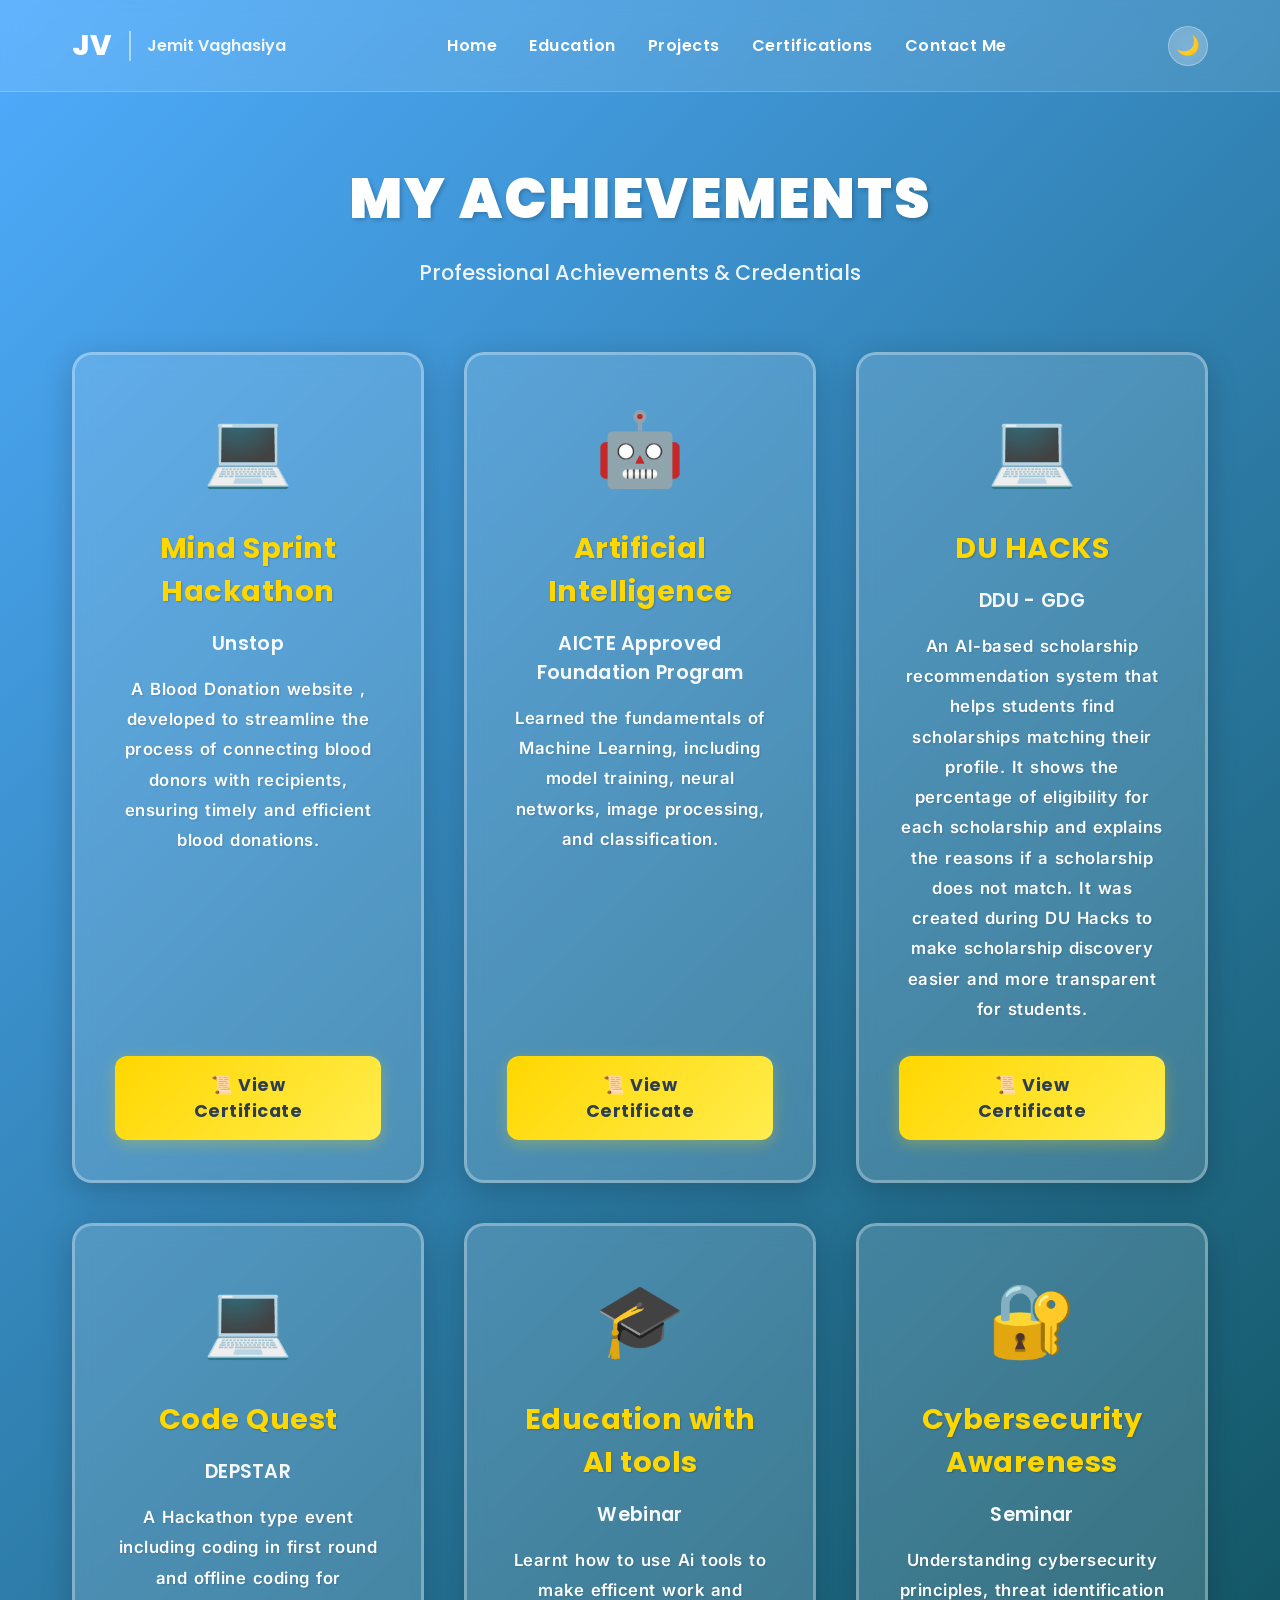
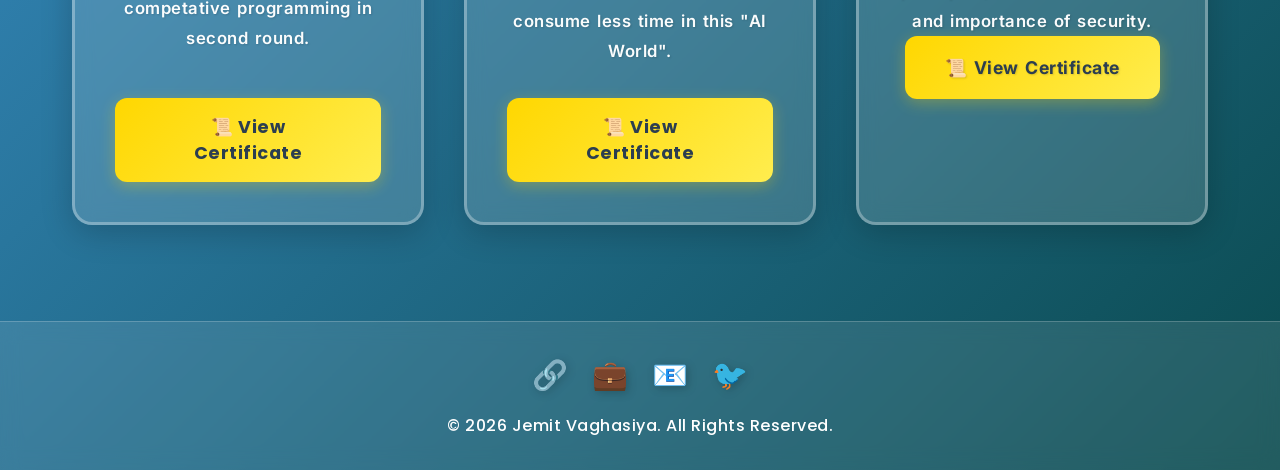
<file: certificate.html>
<!DOCTYPE html>
<html lang="en">

<head>
    <!-- Google anaylitics -->
    <!-- Google tag (gtag.js) -->
    <script async src="https://www.googletagmanager.com/gtag/js?id=G-RSH1RLZC3Y"></script>
    <script>
        window.dataLayer = window.dataLayer || [];
        function gtag() { dataLayer.push(arguments); }
        gtag('js', new Date());

        gtag('config', 'G-RSH1RLZC3Y');
    </script>
    <!-- Google anatlitics -->

    <meta charset="UTF-8">
    <meta name="viewport" content="width=device-width, initial-scale=1.0">
    <link rel="icon" type="image/png" href="logo.png">
    <link rel="preconnect" href="https://fonts.googleapis.com">
    <link rel="preconnect" href="https://fonts.gstatic.com" crossorigin>
    <link
        href="https://fonts.googleapis.com/css2?family=Poppins:wght@300;400;500;600;700;800;900&family=Inter:wght@400;500;600;700;800;900&display=swap"
        rel="stylesheet">
    <title>Certifications - Jemit Vaghasiya</title>
    <style>
        /* Reset */
        * {
            margin: 0;
            padding: 0;
            box-sizing: border-box;
        }

        body {
            font-family: 'Poppins', sans-serif;
            background: linear-gradient(135deg, #4facfe 0%, #0a4a4e 100%);
            color: #2c3e50;
            transition: background 0.3s, color 0.3s;
            min-height: 100vh;
        }

        /* Dark mode */
        body.dark {
            background: linear-gradient(135deg, #1a1a2e 0%, #16213e 100%);
            color: #eee;
        }

        /* Glassy Header */
        header {
            background: rgba(255, 255, 255, 0.1);
            backdrop-filter: blur(10px);
            -webkit-backdrop-filter: blur(10px);
            border-bottom: 1px solid rgba(255, 255, 255, 0.2);
            padding: 1.5rem 0;
            position: sticky;
            top: 0;
            z-index: 100;
        }

        body.dark header {
            background: rgba(22, 33, 62, 0.3);
            border-bottom: 1px solid rgba(255, 255, 255, 0.1);
        }

        /* Matte header when menu is open */
        header.menu-open {
            background: rgba(255, 255, 255, 0.95);
            backdrop-filter: none;
        }

        body.dark header.menu-open {
            background: rgba(22, 33, 62, 0.95);
        }

        nav {
            max-width: 1200px;
            margin: 0 auto;
            padding: 0 2rem;
            display: flex;
            justify-content: space-between;
            align-items: center;
        }

        /* Logo Container */
        .logo-container {
            display: flex;
            align-items: center;
            gap: 1rem;
        }

        .logo {
            font-size: 1.8rem;
            font-weight: 800;
            color: white;
            letter-spacing: 1px;
        }

        .logo-divider {
            width: 2px;
            height: 30px;
            background: rgba(255, 255, 255, 0.5);
        }

        .logo-subtitle {
            font-size: 1rem;
            font-weight: 600;
            color: rgba(255, 255, 255, 0.9);
        }

        header.menu-open .logo,
        header.menu-open .logo-subtitle {
            color: #2c3e50;
        }

        body.dark header.menu-open .logo,
        body.dark header.menu-open .logo-subtitle {
            color: #eee;
        }

        header.menu-open .logo-divider {
            background: rgba(44, 62, 80, 0.5);
        }

        body.dark header.menu-open .logo-divider {
            background: rgba(238, 238, 238, 0.5);
        }

        .nav-links {
            display: flex;
            gap: 2rem;
            list-style: none;
            align-items: center;
        }

        .nav-links a {
            color: white;
            text-decoration: none;
            font-weight: 600;
            transition: color 0.3s;
            letter-spacing: 0.5px;
        }

        .nav-links a:hover {
            color: #ffd700;
        }

        .theme-toggle {
            background: rgba(255, 255, 255, 0.2);
            backdrop-filter: blur(10px);
            border: 1px solid rgba(255, 255, 255, 0.3);
            color: white;
            width: 40px;
            height: 40px;
            border-radius: 50%;
            cursor: pointer;
            font-size: 1.2rem;
            transition: all 0.3s;
        }

        .theme-toggle:hover {
            background: rgba(255, 255, 255, 0.3);
            transform: scale(1.1);
        }

        /* Hamburger menu */
        .menu-toggle {
            display: none;
            flex-direction: column;
            cursor: pointer;
            gap: 4px;
            background: transparent;
            border: none;
            padding: 5px;
        }

        .menu-toggle span {
            width: 25px;
            height: 3px;
            background: white;
            transition: 0.3s;
        }

        header.menu-open .menu-toggle span {
            background: #2c3e50;
        }

        body.dark header.menu-open .menu-toggle span {
            background: #eee;
        }

        .menu-overlay {
            display: none;
        }

        /* Main content */
        .container {
            max-width: 1200px;
            margin: 0 auto;
            padding: 4rem 2rem;
            min-height: calc(100vh - 200px);
        }

        .page-title {
            font-size: 3.5rem;
            font-weight: 900;
            text-align: center;
            color: white;
            margin-bottom: 1rem;
            letter-spacing: 2px;
            text-shadow: 2px 2px 4px rgba(0, 0, 0, 0.2);
        }

        .page-subtitle {
            font-size: 1.3rem;
            text-align: center;
            color: rgba(255, 255, 255, 0.9);
            margin-bottom: 4rem;
            font-weight: 500;
        }

        /* Certifications Grid */
        .certifications-grid {
            display: grid;
            grid-template-columns: repeat(auto-fit, minmax(350px, 1fr));
            gap: 2.5rem;
            margin-top: 3rem;
        }

        /* Certificate Card */
        .certificate-card {
            background: rgba(255, 255, 255, 0.15);
            backdrop-filter: blur(10px);
            -webkit-backdrop-filter: blur(10px);
            border: 3px solid rgba(255, 255, 255, 0.3);
            border-radius: 20px;
            padding: 2.5rem;
            box-shadow: 0 8px 32px rgba(0, 0, 0, 0.2);
            transition: all 0.3s ease;
            display: flex;
            flex-direction: column;
            align-items: center;
            text-align: center;
        }

        body.dark .certificate-card {
            background: rgba(22, 33, 62, 0.4);
            border: 3px solid rgba(255, 255, 255, 0.2);
        }

        .certificate-card:hover {
            transform: translateY(-10px);
            box-shadow: 0 12px 40px rgba(0, 0, 0, 0.3);
            border-color: rgba(255, 215, 0, 0.5);
        }

        .certificate-icon {
            font-size: 4.5rem;
            margin-bottom: 1.5rem;
        }

        .certificate-name {
            font-size: 1.8rem;
            font-weight: 700;
            color: #ffd700;
            margin-bottom: 1rem;
            letter-spacing: 0.5px;
            text-shadow: 1px 1px 2px rgba(0, 0, 0, 0.2);
        }

        .certificate-issuer {
            font-size: 1.2rem;
            font-weight: 600;
            color: rgba(255, 255, 255, 0.95);
            margin-bottom: 1rem;
            letter-spacing: 0.3px;
        }

        .certificate-description {
            font-family: 'Inter', 'Poppins', sans-serif;
            font-size: 1.05rem;
            line-height: 1.8;
            color: rgba(255, 255, 255, 0.98);
            margin-bottom: 2rem;
            font-weight: 600;
            letter-spacing: 0.5px;
            text-shadow: 1px 1px 2px rgba(0, 0, 0, 0.15);
            word-spacing: 2px;
        }

        body.dark .certificate-description {
            color: rgba(255, 255, 255, 1);
            text-shadow: 1px 1px 3px rgba(0, 0, 0, 0.3);
        }

        /* View Certificate Button */
        .view-certificate-btn {
            padding: 1rem 2.5rem;
            background: linear-gradient(135deg, #ffd700, #ffed4e);
            color: #2c3e50;
            border: none;
            border-radius: 12px;
            font-size: 1.1rem;
            font-weight: 700;
            cursor: pointer;
            transition: all 0.3s ease;
            text-decoration: none;
            display: inline-flex;
            align-items: center;
            gap: 0.7rem;
            letter-spacing: 0.5px;
            box-shadow: 0 4px 15px rgba(255, 215, 0, 0.3);
            margin-top: auto;
        }

        .view-certificate-btn:hover {
            background: linear-gradient(135deg, #ffed4e, #fff59d);
            transform: translateY(-3px);
            box-shadow: 0 6px 20px rgba(255, 215, 0, 0.5);
        }

        /* Glassy Footer */
        footer {
            background: rgba(255, 255, 255, 0.1);
            backdrop-filter: blur(10px);
            -webkit-backdrop-filter: blur(10px);
            border-top: 1px solid rgba(255, 255, 255, 0.2);
            padding: 2rem;
            text-align: center;
            margin-top: 2rem;
        }

        body.dark footer {
            background: rgba(22, 33, 62, 0.3);
            border-top: 1px solid rgba(255, 255, 255, 0.1);
        }

        .social-links {
            display: flex;
            justify-content: center;
            gap: 1.5rem;
            margin-bottom: 1rem;
        }

        .social-links a {
            font-size: 1.8rem;
            transition: transform 0.3s;
            text-decoration: none;
            filter: drop-shadow(2px 2px 4px rgba(0, 0, 0, 0.2));
        }

        .social-links a:hover {
            transform: scale(1.3) rotate(10deg);
        }

        footer p {
            color: white;
            font-weight: 500;
            letter-spacing: 0.5px;
        }

        /* Responsive */
        @media (max-width: 768px) {
            .menu-toggle {
                display: flex;
            }

            .nav-links {
                position: fixed;
                top: 70px;
                right: -100%;
                width: 250px;
                height: calc(100vh - 70px);
                background: rgba(255, 255, 255, 0.95);
                backdrop-filter: none;
                flex-direction: column;
                align-items: flex-start;
                padding: 2rem;
                gap: 1.5rem;
                transition: right 0.3s;
                border-left: 1px solid rgba(0, 0, 0, 0.1);
            }

            body.dark .nav-links {
                background: rgba(22, 33, 62, 0.95);
                border-left: 1px solid rgba(255, 255, 255, 0.1);
            }

            .nav-links a {
                color: #2c3e50;
            }

            body.dark .nav-links a {
                color: #eee;
            }

            .nav-links.active {
                right: 0;
            }

            .menu-overlay {
                display: block;
                position: fixed;
                top: 0;
                left: 0;
                width: 100%;
                height: 100%;
                background: rgba(0, 0, 0, 0.5);
                opacity: 0;
                visibility: hidden;
                transition: all 0.3s;
                z-index: 98;
            }

            .menu-overlay.active {
                opacity: 1;
                visibility: visible;
            }

            .page-title {
                font-size: 2.5rem;
            }

            .page-subtitle {
                font-size: 1.1rem;
            }

            .certifications-grid {
                grid-template-columns: 1fr;
                gap: 2rem;
            }

            .certificate-name {
                font-size: 1.6rem;
            }

            .certificate-issuer {
                font-size: 1.1rem;
            }

            .certificate-description {
                font-size: 1rem;
            }

            .logo-subtitle {
                display: none;
            }

            .logo-divider {
                display: none;
            }
        }

        @media (max-width: 480px) {
            .page-title {
                font-size: 2rem;
            }

            .page-subtitle {
                font-size: 1rem;
            }

            .certificate-card {
                padding: 2rem;
            }

            .certificate-icon {
                font-size: 3.5rem;
            }

            .certificate-name {
                font-size: 1.4rem;
            }

            .certificate-issuer {
                font-size: 1rem;
            }

            .certificate-description {
                font-size: 0.95rem;
            }

            .view-certificate-btn {
                padding: 0.9rem 2rem;
                font-size: 1rem;
            }
        }
    </style>
</head>

<body>
    <!-- Header Navigation -->
    <header id="header">
        <nav>
            <!-- LEFT - Logo -->
            <div class="logo-container">
                <div class="logo">JV</div>
                <div class="logo-divider"></div>
                <div class="logo-subtitle">Jemit Vaghasiya</div>
            </div>

            <!-- CENTER - Hamburger Menu (Mobile Only) -->
            <button class="menu-toggle" id="menuToggle" onclick="toggleMenu()">
                <span></span>
                <span></span>
                <span></span>
            </button>

            <!-- Navigation Links -->
            <ul class="nav-links" id="navLinks">
                <li><a href="Home.html" onclick="closeMenu()">Home</a></li>
                <li><a href="education.html" onclick="closeMenu()">Education</a></li>
                <li><a href="projects.html" onclick="closeMenu()">Projects</a></li>
                <li><a href="certificate.html" onclick="closeMenu()">Certifications</a></li>
                <li><a href="contact.html" onclick="closeMenu()">Contact Me</a></li>
            </ul>

            <!-- RIGHT - Theme Toggle -->
            <button class="theme-toggle" onclick="toggleTheme()" id="themeBtn">🌙</button>
        </nav>
    </header>

    <!-- Menu Overlay (Mobile Only) -->
    <div class="menu-overlay" id="menuOverlay" onclick="closeMenu()"></div>

    <!-- Main Content -->
    <main>
        <div class="container">
            <h1 class="page-title">MY ACHIEVEMENTS</h1>
            <p class="page-subtitle">Professional Achievements & Credentials</p>

            <div class="certifications-grid">

                <!-- Certificate Card 1 -->
                <div class="certificate-card">
                    <div class="certificate-icon">💻</div>
                    <h2 class="certificate-name">Mind Sprint Hackathon </h2>
                    <h3 class="certificate-issuer">Unstop</h3>
                    <p class="certificate-description">
                        A Blood Donation website , developed to streamline the process of connecting blood donors with
                        recipients, ensuring timely and efficient blood donations.
                    </p>
                    <a href="https://unstop.com/certificate-preview/9b30bd69-a803-43da-8343-555a29f08410?utm_campaign=site-emails"
                        target="_blank" class="view-certificate-btn">
                        📜 View Certificate
                    </a>
                </div>

                   <div class="certificate-card">
                    <div class="certificate-icon">🤖</div>
                    <h2 class="certificate-name"> Artificial Intelligence</h2>
                    <h3 class="certificate-issuer">AICTE Approved Foundation Program </h3>
                    <p class="certificate-description">
                        Learned the fundamentals of Machine Learning, including model training, neural networks, image
                        processing, and classification. </p>
                    <a href="Certi/Foundatun of AIML.jpeg" target="_blank" class="view-certificate-btn">
                        📜 View Certificate
                    </a>
                </div>

                 <div class="certificate-card">
                    <div class="certificate-icon">💻</div>
                    <h2 class="certificate-name"> DU HACKS</h2>
                    <h3 class="certificate-issuer">DDU - GDG</h3>
                    <p class="certificate-description">
                        An AI-based scholarship recommendation system that helps students find scholarships matching
                        their profile.
                        It shows the percentage of eligibility for each scholarship and explains the reasons if a
                        scholarship does not match.
                        It was created during DU Hacks to make scholarship discovery easier and more transparent for
                        students.</p>
                    <a href="Certi/DU'Hacks.png" target="_blank" class="view-certificate-btn">
                        📜 View Certificate
                    </a>
                </div>

                <div class="certificate-card">
                    <div class="certificate-icon">💻</div>
                    <h2 class="certificate-name">Code Quest </h2>
                    <h3 class="certificate-issuer">DEPSTAR</h3>
                    <p class="certificate-description">
                        A Hackathon type event including coding in first round and offline coding for competative
                        programming in second round.
                    </p>
                    <a href="Certi/CodeQuest.pdf" target="_blank" class="view-certificate-btn">
                        📜 View Certificate
                    </a>
                </div>


                <!-- Certificate Card 2 -->
                <div class="certificate-card">
                    <div class="certificate-icon">🎓</div>
                    <h2 class="certificate-name">Education with AI tools</h2>
                    <h3 class="certificate-issuer">Webinar</h3>
                    <p class="certificate-description">
                        Learnt how to use Ai tools to make efficent work and consume less time in this "AI World".
                    </p>
                    <a href="Certi/AI.pdf" target="_blank" class="view-certificate-btn">
                        📜 View Certificate
                    </a>
                </div>



                <!-- Certificate Card 3 -->
                <div class="certificate-card">
                    <div class="certificate-icon">🔐</div>
                    <h2 class="certificate-name">Cybersecurity Awareness</h2>
                    <h3 class="certificate-issuer">Seminar</h3>
                    <p class="certificate-description">
                        Understanding cybersecurity principles, threat identification and importance of security.
                        <a href="Certi/cyber.pdf" target="_blank" class="view-certificate-btn">
                            📜 View Certificate
                        </a>
                </div>

                <!-- Certificate Card 5 -->
             


                <!-- Certificate Card 6 -->
               

            </div>
        </div>
    </main>

    <!-- Footer -->
    <footer>
        <div class="social-links">
            <a href="https://github.com/Vaghasiya-Jemit-kanaiyalal" target="_blank" title="GitHub">🔗</a>
            <a href="https://www.linkedin.com/in/jemitvaghasiya/" target="_blank" title="LinkedIn">💼</a>
            <a href="mailto:jemitvaghasiya07@gmail.com" title="Email">📧</a>
            <a href="https://x.com/Jemit_Vaghasiya?t=oEFa4aZnasNAfRZT4tLyRQ&s=09" target="_blank" title="Twitter">🐦</a>
        </div>
        <p>&copy; 2026 Jemit Vaghasiya. All Rights Reserved.</p>
    </footer>

    <script>
        // Load saved theme IMMEDIATELY on page load (before page renders)
        (function () {
            const savedTheme = localStorage.getItem('theme') || 'light';
            if (savedTheme === 'dark') {
                document.body.classList.add('dark');
            }
        })();

        // Theme Toggle Function
        function toggleTheme() {
            const body = document.body;
            const themeBtn = document.getElementById('themeBtn');

            body.classList.toggle('dark');

            if (body.classList.contains('dark')) {
                themeBtn.textContent = '☀️';
                localStorage.setItem('theme', 'dark');
            } else {
                themeBtn.textContent = '🌙';
                localStorage.setItem('theme', 'light');
            }
        }

        // Update button icon on page load
        window.addEventListener('DOMContentLoaded', () => {
            const savedTheme = localStorage.getItem('theme') || 'light';
            const themeBtn = document.getElementById('themeBtn');

            if (savedTheme === 'dark') {
                themeBtn.textContent = '☀️';
            } else {
                themeBtn.textContent = '🌙';
            }
        });

        // Mobile Menu Toggle
        function toggleMenu() {
            const navLinks = document.getElementById('navLinks');
            const menuToggle = document.getElementById('menuToggle');
            const menuOverlay = document.getElementById('menuOverlay');
            const header = document.getElementById('header');

            navLinks.classList.toggle('active');
            menuToggle.classList.toggle('active');
            menuOverlay.classList.toggle('active');
            header.classList.toggle('menu-open');
        }

        function closeMenu() {
            const navLinks = document.getElementById('navLinks');
            const menuToggle = document.getElementById('menuToggle');
            const menuOverlay = document.getElementById('menuOverlay');
            const header = document.getElementById('header');

            navLinks.classList.remove('active');
            menuToggle.classList.remove('active');
            menuOverlay.classList.remove('active');
            header.classList.remove('menu-open');
        }

        // Close menu when clicking outside
        document.addEventListener('click', function (event) {
            const navLinks = document.getElementById('navLinks');
            const menuToggle = document.getElementById('menuToggle');

            if (!navLinks.contains(event.target) && !menuToggle.contains(event.target)) {
                closeMenu();
            }
        });
    </script>
</body>

</html>
</file>
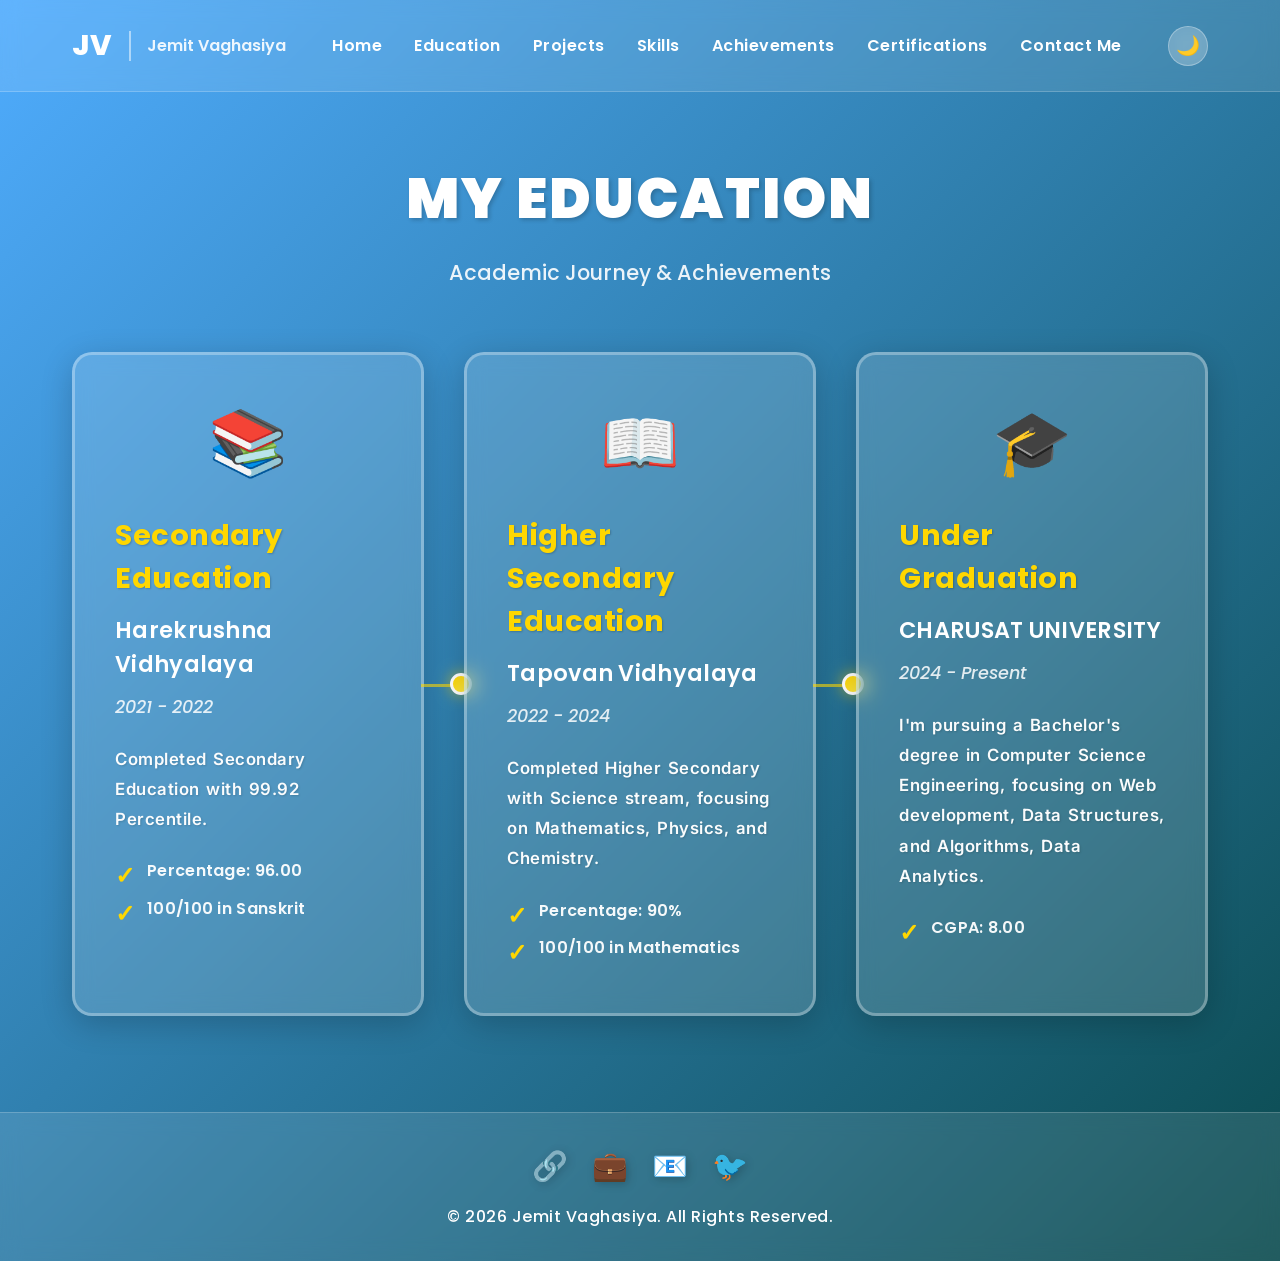
<file: education.html>
<!DOCTYPE html>
<html lang="en">

<head>

     <!-- Google anaylitics -->
    <!-- Google tag (gtag.js) -->
    <script async src="https://www.googletagmanager.com/gtag/js?id=G-RSH1RLZC3Y"></script>
    <script>
        window.dataLayer = window.dataLayer || [];
        function gtag() { dataLayer.push(arguments); }
        gtag('js', new Date());

        gtag('config', 'G-RSH1RLZC3Y');
    </script>
    <!-- Google anatlitics -->
    <meta charset="UTF-8">
    <meta name="viewport" content="width=device-width, initial-scale=1.0">
    <link rel="icon" type="image/png" href="logo.png">
    <link rel="preconnect" href="https://fonts.googleapis.com">
    <link rel="preconnect" href="https://fonts.gstatic.com" crossorigin>
    <link href="https://fonts.googleapis.com/css2?family=Poppins:wght@300;400;500;600;700;800;900&family=Inter:wght@400;500;600;700;800;900&display=swap" rel="stylesheet">
    <title>Education - Jemit Vaghasiya</title>
    <style>
        /* Reset */
        * {
            margin: 0;
            padding: 0;
            box-sizing: border-box;
        }

        html, body { overflow-x: hidden; }

        body {
            font-family: 'Poppins', sans-serif;
            background: linear-gradient(135deg, #4facfe 0%, #0a4a4e 100%);
            color: #2c3e50;
            transition: background 0.3s, color 0.3s;
            min-height: 100vh;
        }

        /* Dark mode */
        body.dark {
            background: linear-gradient(135deg, #1a1a2e 0%, #16213e 100%);
            color: #eee;
        }

        /* Glassy Header */
        header {
            background: rgba(255, 255, 255, 0.1);
            backdrop-filter: blur(10px);
            -webkit-backdrop-filter: blur(10px);
            border-bottom: 1px solid rgba(255, 255, 255, 0.2);
            padding: 1.5rem 0;
            position: sticky;
            top: 0;
            z-index: 100;
        }

        body.dark header {
            background: rgba(22, 33, 62, 0.3);
            border-bottom: 1px solid rgba(255, 255, 255, 0.1);
        }

        /* Matte header when menu is open */
        header.menu-open {
            background: rgba(255, 255, 255, 0.95);
            backdrop-filter: none;
        }

        body.dark header.menu-open {
            background: rgba(22, 33, 62, 0.95);
        }

        nav {
            max-width: 1200px;
            margin: 0 auto;
            padding: 0 2rem;
            display: flex;
            justify-content: space-between;
            align-items: center;
        }

        /* Logo Container */
        .logo-container {
            display: flex;
            align-items: center;
            gap: 1rem;
        }

        .logo {
            font-size: 1.8rem;
            font-weight: 800;
            color: white;
            letter-spacing: 1px;
        }

        .logo-divider {
            width: 2px;
            height: 30px;
            background: rgba(255, 255, 255, 0.5);
        }

        .logo-subtitle {
            font-size: 1rem;
            font-weight: 600;
            color: rgba(255, 255, 255, 0.9);
        }

        header.menu-open .logo,
        header.menu-open .logo-subtitle {
            color: #2c3e50;
        }

        body.dark header.menu-open .logo,
        body.dark header.menu-open .logo-subtitle {
            color: #eee;
        }

        header.menu-open .logo-divider {
            background: rgba(44, 62, 80, 0.5);
        }

        body.dark header.menu-open .logo-divider {
            background: rgba(238, 238, 238, 0.5);
        }

        .nav-links {
            display: flex;
            gap: 2rem;
            list-style: none;
            align-items: center;
        }

        .nav-links a {
            color: white;
            text-decoration: none;
            font-weight: 600;
            transition: color 0.3s;
            letter-spacing: 0.5px;
        }

        .nav-links a:hover {
            color: #ffd700;
        }

        .theme-toggle {
            background: rgba(255, 255, 255, 0.2);
            backdrop-filter: blur(10px);
            border: 1px solid rgba(255, 255, 255, 0.3);
            color: white;
            width: 40px;
            height: 40px;
            border-radius: 50%;
            cursor: pointer;
            font-size: 1.2rem;
            transition: all 0.3s;
        }

        .theme-toggle:hover {
            background: rgba(255, 255, 255, 0.3);
            transform: scale(1.1);
        }

        /* Hamburger menu */
        .menu-toggle {
            display: none;
            flex-direction: column;
            cursor: pointer;
            gap: 4px;
            background: transparent;
            border: none;
            padding: 5px;
        }

        .menu-toggle span {
            width: 25px;
            height: 3px;
            background: white;
            transition: 0.3s;
        }

        header.menu-open .menu-toggle span {
            background: #2c3e50;
        }

        body.dark header.menu-open .menu-toggle span {
            background: #eee;
        }

        .menu-overlay {
            display: none;
        }

        /* Main content */
        .container {
            max-width: 1200px;
            margin: 0 auto;
            padding: 4rem 2rem;
            min-height: calc(100vh - 200px);
        }

        .page-title {
            font-size: 3.5rem;
            font-weight: 900;
            text-align: center;
            color: white;
            margin-bottom: 1rem;
            letter-spacing: 2px;
            text-shadow: 2px 2px 4px rgba(0, 0, 0, 0.2);
        }

        .page-subtitle {
            font-size: 1.3rem;
            text-align: center;
            color: rgba(255, 255, 255, 0.9);
            margin-bottom: 4rem;
            font-weight: 500;
        }

        /* Education Grid */
        .education-grid {
            display: grid;
            grid-template-columns: repeat(3, 1fr);
            gap: 2.5rem;
            margin-top: 3rem;
            position: relative;
        }

        /* Education Card */
        .education-card {
            background: rgba(255, 255, 255, 0.15);
            backdrop-filter: blur(10px);
            -webkit-backdrop-filter: blur(10px);
            border: 3px solid rgba(255, 255, 255, 0.3);
            border-radius: 20px;
            padding: 2.5rem;
            box-shadow: 0 8px 32px rgba(0, 0, 0, 0.2);
            transition: all 0.3s ease;
            position: relative;
            z-index: 1;
        }

        body.dark .education-card {
            background: rgba(22, 33, 62, 0.4);
            border: 3px solid rgba(255, 255, 255, 0.2);
        }

        .education-card:hover {
            transform: translateY(-10px);
            box-shadow: 0 12px 40px rgba(0, 0, 0, 0.3);
            border-color: rgba(255, 215, 0, 0.5);
        }

        /* Connecting Line Between Cards (Desktop) */
        .education-card:not(:last-child)::before {
            content: '';
            position: absolute;
            top: 50%;
            right: -2.5rem;
            width: 2.5rem;
            height: 3px;
            background: rgba(255, 215, 0, 0.6);
            z-index: 0;
        }

        /* Timeline Dot on Right Side of Card (Desktop) */
        .education-card:not(:last-child)::after {
            content: '';
            position: absolute;
            top: 50%;
            right: -2.5rem;
            transform: translate(50%, -50%);
            width: 16px;
            height: 16px;
            background: linear-gradient(135deg, #ffd700, #ffed4e);
            border: 3px solid white;
            border-radius: 50%;
            box-shadow: 0 0 15px rgba(255, 215, 0, 0.6);
            z-index: 1;
        }

        .book-icon {
            font-size: 4rem;
            margin-bottom: 1.5rem;
            display: block;
            text-align: center;
        }

        .degree {
            font-size: 1.8rem;
            font-weight: 700;
            color: #ffd700;
            margin-bottom: 0.8rem;
            letter-spacing: 0.5px;
            text-shadow: 1px 1px 2px rgba(0, 0, 0, 0.2);
        }

        .institution {
            font-size: 1.4rem;
            font-weight: 600;
            color: white;
            margin-bottom: 0.8rem;
            letter-spacing: 0.3px;
        }

        .duration {
            font-size: 1.1rem;
            color: rgba(255, 255, 255, 0.85);
            margin-bottom: 1.5rem;
            font-weight: 500;
            font-style: italic;
        }

        .description {
            font-family: 'Inter', 'Poppins', sans-serif;
            font-size: 1.05rem;
            line-height: 1.8;
            color: rgba(255, 255, 255, 0.98);
            margin-bottom: 1.5rem;
            font-weight: 600;
            letter-spacing: 0.5px;
            text-shadow: 1px 1px 2px rgba(0, 0, 0, 0.15);
            word-spacing: 2px;
        }

        body.dark .description {
            color: rgba(255, 255, 255, 1);
            text-shadow: 1px 1px 3px rgba(0, 0, 0, 0.3);
        }

        .highlights {
            list-style: none;
            padding: 0;
        }

        .highlights li {
            font-size: 1rem;
            color: rgba(255, 255, 255, 0.95);
            margin-bottom: 0.8rem;
            padding-left: 2rem;
            position: relative;
            font-weight: 600;
            letter-spacing: 0.3px;
        }

        .highlights li::before {
            content: '✓';
            position: absolute;
            left: 0;
            color: #ffd700;
            font-weight: bold;
            font-size: 1.5rem;
        }

        /* Glassy Footer */
        footer {
            background: rgba(255, 255, 255, 0.1);
            backdrop-filter: blur(10px);
            -webkit-backdrop-filter: blur(10px);
            border-top: 1px solid rgba(255, 255, 255, 0.2);
            padding: 2rem;
            text-align: center;
            margin-top: 2rem;
        }

        body.dark footer {
            background: rgba(22, 33, 62, 0.3);
            border-top: 1px solid rgba(255, 255, 255, 0.1);
        }

        .social-links {
            display: flex;
            justify-content: center;
            gap: 1.5rem;
            margin-bottom: 1rem;
        }

        .social-links a {
            font-size: 1.8rem;
            transition: transform 0.3s;
            text-decoration: none;
            filter: drop-shadow(2px 2px 4px rgba(0, 0, 0, 0.2));
        }

        .social-links a:hover {
            transform: scale(1.3) rotate(10deg);
        }

        footer p {
            color: white;
            font-weight: 500;
            letter-spacing: 0.5px;
        }

        /* Responsive - Mobile Timeline View */
        @media (max-width: 768px) {
            .menu-toggle {
                display: flex;
            }

            .nav-links {
                position: fixed;
                top: 70px;
                right: -100%;
                width: 250px;
                height: calc(100vh - 70px);
                background: rgba(255, 255, 255, 0.95);
                backdrop-filter: none;
                flex-direction: column;
                align-items: flex-start;
                padding: 2rem;
                gap: 1.5rem;
                transition: right 0.3s;
                border-left: 1px solid rgba(0, 0, 0, 0.1);
            }

            body.dark .nav-links {
                background: rgba(22, 33, 62, 0.95);
                border-left: 1px solid rgba(255, 255, 255, 0.1);
            }

            .nav-links a {
                color: #2c3e50;
            }

            body.dark .nav-links a {
                color: #eee;
            }

            .nav-links.active {
                right: 0;
            }

            .menu-overlay {
                display: block;
                position: fixed;
                top: 0;
                left: 0;
                width: 100%;
                height: 100%;
                background: rgba(0, 0, 0, 0.5);
                opacity: 0;
                visibility: hidden;
                transition: all 0.3s;
                z-index: 98;
            }

            .menu-overlay.active {
                opacity: 1;
                visibility: visible;
            }

            .page-title {
                font-size: 2.5rem;
            }

            .page-subtitle {
                font-size: 1.1rem;
            }

            /* Timeline Layout for Mobile */
            .education-grid {
                display: block;
                position: relative;
                padding-left: 50px;
            }

            /* Vertical Timeline Line */
            .education-grid::before {
                content: '';
                position: absolute;
                left: 20px;
                top: 0;
                bottom: 0;
                width: 4px;
                height: 100%;
                background: linear-gradient(180deg, 
                    rgba(255, 215, 0, 0.8) 0%, 
                    rgba(255, 255, 255, 0.5) 50%, 
                    rgba(255, 215, 0, 0.8) 100%);
                border-radius: 2px;
            }

            /* Remove Glassy Effect on Mobile */
            .education-card {
                background: transparent;
                backdrop-filter: none;
                -webkit-backdrop-filter: none;
                border: none;
                border-radius: 0;
                box-shadow: none;
                padding: 2rem 0;
                margin-bottom: 3rem;
                position: relative;
            }

            body.dark .education-card {
                background: transparent;
                border: none;
            }

            .education-card:hover {
                transform: none;
                box-shadow: none;
                border-color: transparent;
            }

            /* Remove Desktop Connecting Lines on Mobile */
            .education-card:not(:last-child)::before {
                display: none;
            }

            /* Timeline Marker for Mobile */
            .education-card::after {
                content: '';
                position: absolute;
                left: -44px;
                top: 30px;
                width: 24px;
                height: 24px;
                background: linear-gradient(135deg, #ffd700, #ffed4e);
                border: 4px solid white;
                border-radius: 50%;
                box-shadow: 0 0 20px rgba(255, 215, 0, 0.6);
                animation: pulse 2s infinite;
                transform: none;
                right: auto;
            }

            @keyframes pulse {
                0%, 100% {
                    box-shadow: 0 0 20px rgba(255, 215, 0, 0.6);
                }
                50% {
                    box-shadow: 0 0 30px rgba(255, 215, 0, 0.9);
                }
            }

            .book-icon {
                font-size: 3rem;
                text-align: left;
                margin-bottom: 1rem;
            }

            .degree {
                font-size: 1.5rem;
            }

            .institution {
                font-size: 1.2rem;
            }

            .duration {
                font-size: 1rem;
            }

            .description {
                font-size: 1rem;
            }

            .highlights li {
                font-size: 0.95rem;
            }

            .logo-subtitle {
                display: none;
            }

            .logo-divider {
                display: none;
            }
        }

        @media (max-width: 480px) {
            .page-title {
                font-size: 2rem;
            }

            .page-subtitle {
                font-size: 1rem;
            }

            .education-grid {
                padding-left: 40px;
            }

            .education-grid::before {
                left: 15px;
            }

            .education-card {
                padding: 1.5rem 0;
                margin-bottom: 2.5rem;
            }

            .education-card::after {
                left: -39px;
                width: 20px;
                height: 20px;
            }

            .degree {
                font-size: 1.3rem;
            }

            .institution {
                font-size: 1.1rem;
            }

            .book-icon {
                font-size: 2.5rem;
            }
        }
    </style>
</head>

<body>
    <!-- Header Navigation -->
    <header id="header">
        <nav>
            <!-- LEFT - Logo -->
            <div class="logo-container">
                <div class="logo">JV</div>
                <div class="logo-divider"></div>
                <div class="logo-subtitle">Jemit Vaghasiya</div>
            </div>

            <!-- CENTER - Hamburger Menu (Mobile Only) -->
            <button class="menu-toggle" id="menuToggle" onclick="toggleMenu()">
                <span></span>
                <span></span>
                <span></span>
            </button>

            <!-- Navigation Links -->
            <ul class="nav-links" id="navLinks">
                <li><a href="index.html" onclick="closeMenu()">Home</a></li>
                <li><a href="education.html" onclick="closeMenu()">Education</a></li>
                <li><a href="projects.html" onclick="closeMenu()">Projects</a></li>
                <li><a href="skills.html" onclick="closeMenu()">Skills</a></li>
                <li><a href="achievement.html" onclick="closeMenu()">Achievements</a></li>
                <li><a href="certification.html" onclick="closeMenu()">Certifications</a></li>
                <li><a href="contact.html" onclick="closeMenu()">Contact Me</a></li>
            </ul>

            <!-- RIGHT - Theme Toggle -->
            <button class="theme-toggle" onclick="toggleTheme()" id="themeBtn">🌙</button>
        </nav>
    </header>

    <!-- Menu Overlay (Mobile Only) -->
    <div class="menu-overlay" id="menuOverlay" onclick="closeMenu()"></div>

    <!-- Main Content -->
    <main>
        <div class="container">
            <h1 class="page-title">MY EDUCATION</h1>
            <p class="page-subtitle">Academic Journey & Achievements</p>

            <div class="education-grid">
                <!-- Education Card 1 -->
                <div class="education-card">
                    <div class="book-icon">📚</div>
                    <h2 class="degree">Secondary Education</h2>
                    <h3 class="institution">Harekrushna Vidhyalaya</h3>
                    <p class="duration">2021 - 2022</p>
                    <p class="description">
                        Completed Secondary Education with 99.92 Percentile.
                    </p>
                    <ul class="highlights">
                        <li>Percentage: 96.00</li>
                        <li>100/100 in Sanskrit</li>
                    </ul>
                </div>

                <!-- Education Card 2 -->
                <div class="education-card">
                    <div class="book-icon">📖</div>
                    <h2 class="degree">Higher Secondary Education</h2>
                    <h3 class="institution">Tapovan Vidhyalaya</h3>
                    <p class="duration">2022 - 2024</p>
                    <p class="description">
                        Completed Higher Secondary with Science stream, focusing on Mathematics, Physics, and Chemistry.
                    </p>
                    <ul class="highlights">
                        <li>Percentage: 90%</li>
                        <li>100/100 in Mathematics</li>
                    </ul>
                </div>

                <!-- Education Card 3 -->
                <div class="education-card">
                    <div class="book-icon">🎓</div>
                    <h2 class="degree">Under Graduation</h2>
                    <h3 class="institution">CHARUSAT UNIVERSITY</h3>
                    <p class="duration">2024 - Present</p>
                    <p class="description">
                        I'm pursuing a Bachelor's degree in Computer Science Engineering, focusing on Web development, Data Structures, and Algorithms, Data Analytics.
                    </p>
                    <ul class="highlights">
                        <li>CGPA: 8.00</li>
                    </ul>
                </div>
            </div>
        </div>
    </main>

    <!-- Footer -->
    <footer>
        <div class="social-links">
            <a href="https://github.com/Vaghasiya-Jemit-kanaiyalal" target="_blank" title="GitHub">🔗</a>
            <a href="https://www.linkedin.com/in/jemitvaghasiya/" target="_blank" title="LinkedIn">💼</a>
            <a href="mailto:jemitvaghasiya07@gmail.com" title="Email">📧</a>
            <a href="https://x.com/Jemit_Vaghasiya?t=oEFa4aZnasNAfRZT4tLyRQ&s=09" target="_blank" title="Twitter">🐦</a>
        </div>
        <p>&copy; 2026 Jemit Vaghasiya. All Rights Reserved.</p>
    </footer>

    <script>
        // Load saved theme IMMEDIATELY on page load (before page renders)
        (function() {
            const savedTheme = localStorage.getItem('theme') || 'light';
            if (savedTheme === 'dark') {
                document.body.classList.add('dark');
            }
        })();

        // Theme Toggle Function
        function toggleTheme() {
            const body = document.body;
            const themeBtn = document.getElementById('themeBtn');

            body.classList.toggle('dark');

            if (body.classList.contains('dark')) {
                themeBtn.textContent = '☀️';
                localStorage.setItem('theme', 'dark');
            } else {
                themeBtn.textContent = '🌙';
                localStorage.setItem('theme', 'light');
            }
        }

        // Update button icon on page load
        window.addEventListener('DOMContentLoaded', () => {
            const savedTheme = localStorage.getItem('theme') || 'light';
            const themeBtn = document.getElementById('themeBtn');
            
            if (savedTheme === 'dark') {
                themeBtn.textContent = '☀️';
            } else {
                themeBtn.textContent = '🌙';
            }
        });

        // Mobile Menu Toggle
        function toggleMenu() {
            const navLinks = document.getElementById('navLinks');
            const menuToggle = document.getElementById('menuToggle');
            const menuOverlay = document.getElementById('menuOverlay');
            const header = document.getElementById('header');

            navLinks.classList.toggle('active');
            menuToggle.classList.toggle('active');
            menuOverlay.classList.toggle('active');
            header.classList.toggle('menu-open');
        }

        function closeMenu() {
            const navLinks = document.getElementById('navLinks');
            const menuToggle = document.getElementById('menuToggle');
            const menuOverlay = document.getElementById('menuOverlay');
            const header = document.getElementById('header');

            navLinks.classList.remove('active');
            menuToggle.classList.remove('active');
            menuOverlay.classList.remove('active');
            header.classList.remove('menu-open');
        }

        // Close menu when clicking outside
        document.addEventListener('click', function (event) {
            const navLinks = document.getElementById('navLinks');
            const menuToggle = document.getElementById('menuToggle');

            if (!navLinks.contains(event.target) && !menuToggle.contains(event.target)) {
                closeMenu();
            }
        });
    </script>
</body>

</html>
</file>
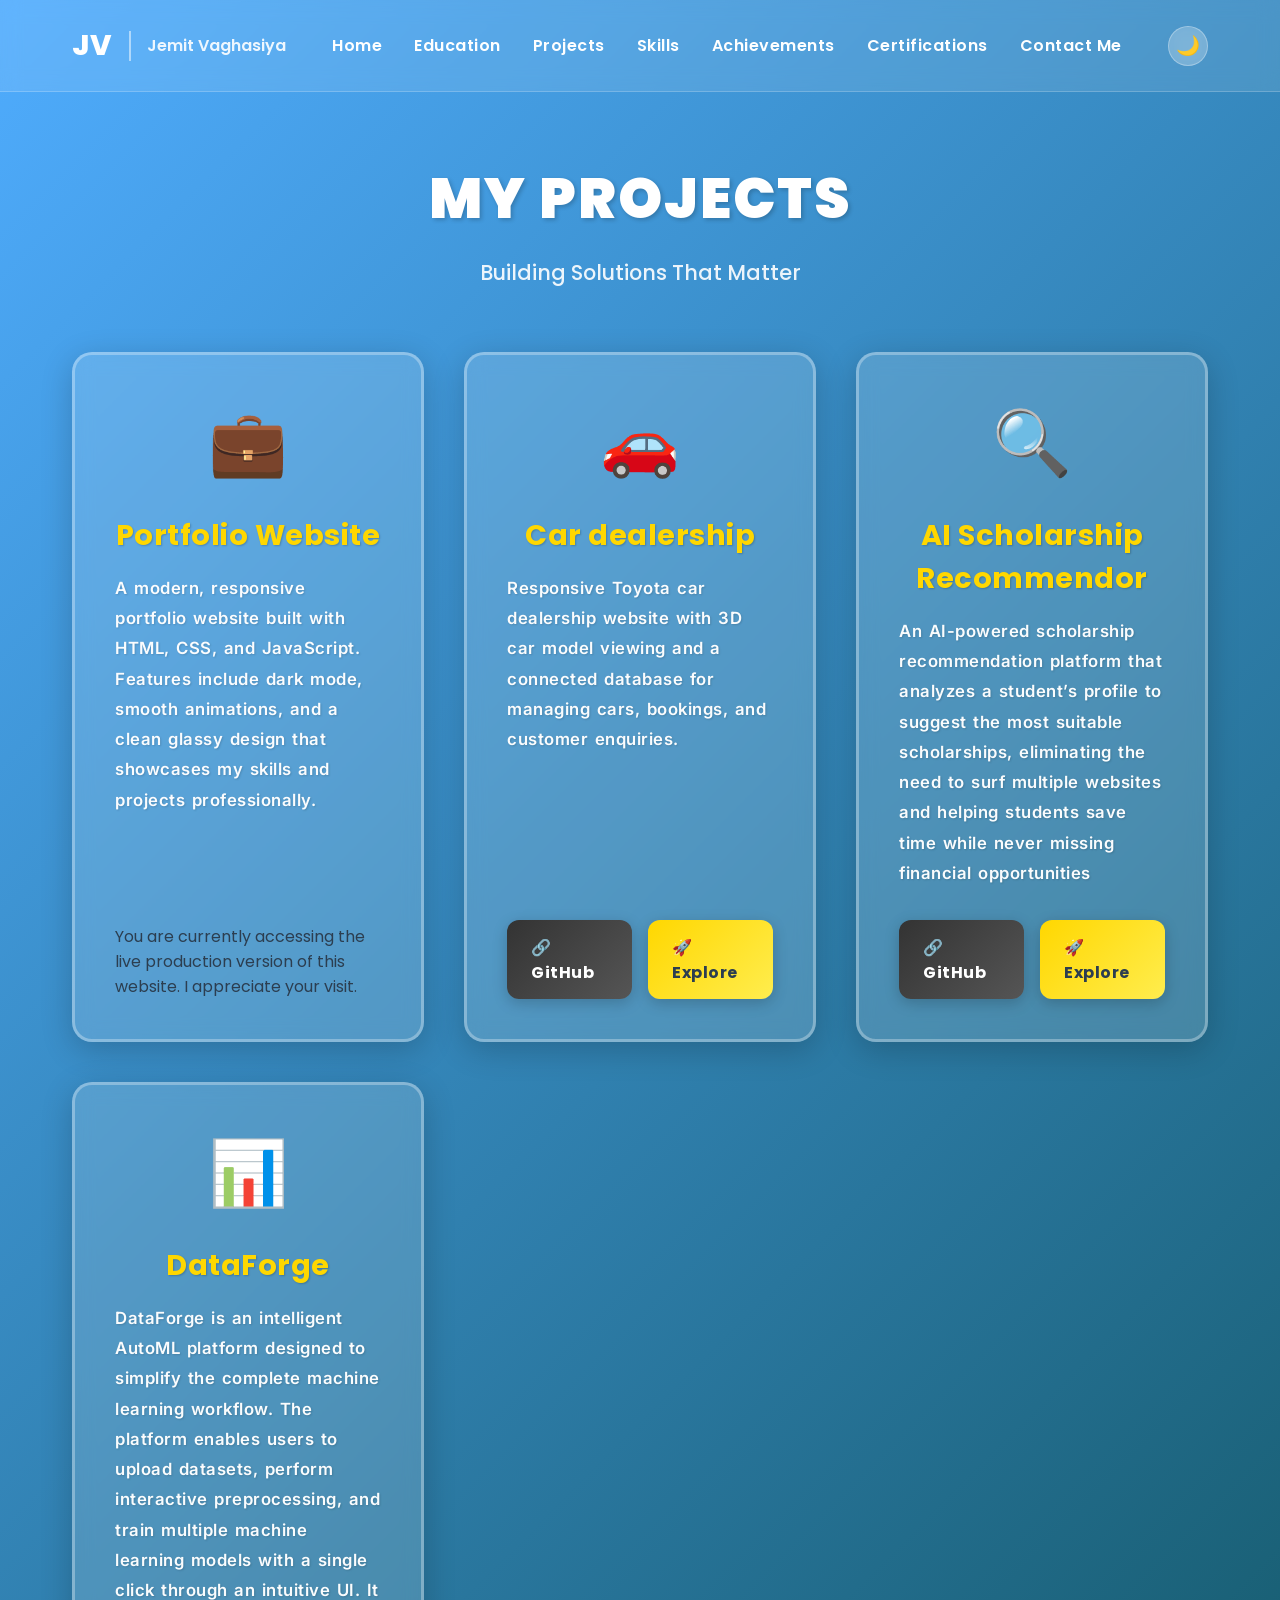
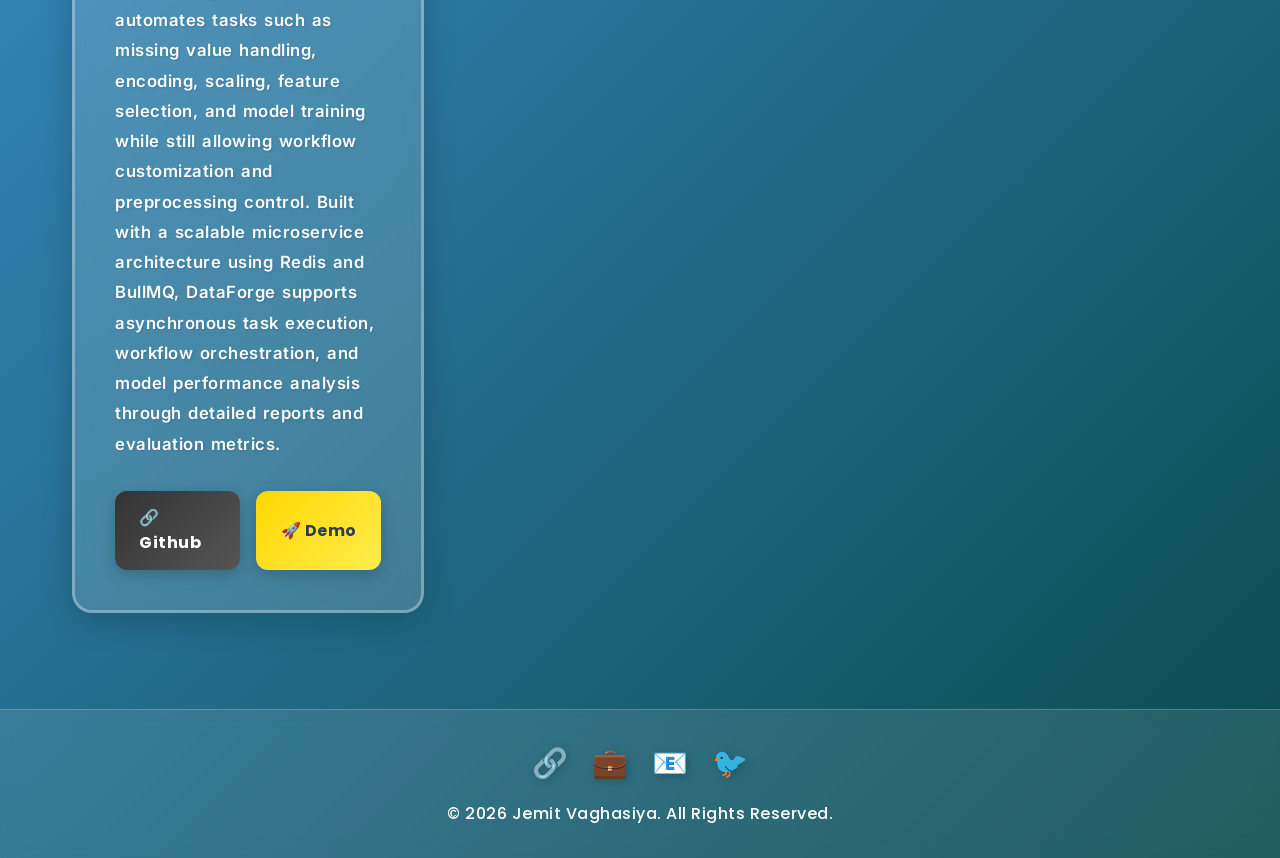
<file: projects.html>
<!DOCTYPE html>
<html lang="en">

<head>

    <!-- Google anaylitics -->
    <!-- Google tag (gtag.js) -->
    <script async src="https://www.googletagmanager.com/gtag/js?id=G-RSH1RLZC3Y"></script>
    <script>
        window.dataLayer = window.dataLayer || [];
        function gtag() { dataLayer.push(arguments); }
        gtag('js', new Date());

        gtag('config', 'G-RSH1RLZC3Y');
    </script>
    <!-- Google anatlitics -->




    <meta charset="UTF-8">
    <meta name="viewport" content="width=device-width, initial-scale=1.0">
    <link rel="icon" type="image/png" href="logo.png">
    <link rel="preconnect" href="https://fonts.googleapis.com">
    <link rel="preconnect" href="https://fonts.gstatic.com" crossorigin>
    <link
        href="https://fonts.googleapis.com/css2?family=Poppins:wght@300;400;500;600;700;800;900&family=Inter:wght@400;500;600;700;800;900&display=swap"
        rel="stylesheet">
    <title>Projects - Jemit Vaghasiya</title>
    <style>
        /* Reset */
        * {
            margin: 0;
            padding: 0;
            box-sizing: border-box;
        }

        html, body { overflow-x: hidden; }

        body {
            font-family: 'Poppins', sans-serif;
            background: linear-gradient(135deg, #4facfe 0%, #0a4a4e 100%);
            color: #2c3e50;
            transition: background 0.3s, color 0.3s;
            min-height: 100vh;
        }

        /* Dark mode */
        body.dark {
            background: linear-gradient(135deg, #1a1a2e 0%, #16213e 100%);
            color: #eee;
        }

        /* Glassy Header */
        header {
            background: rgba(255, 255, 255, 0.1);
            backdrop-filter: blur(10px);
            -webkit-backdrop-filter: blur(10px);
            border-bottom: 1px solid rgba(255, 255, 255, 0.2);
            padding: 1.5rem 0;
            position: sticky;
            top: 0;
            z-index: 100;
        }

        body.dark header {
            background: rgba(22, 33, 62, 0.3);
            border-bottom: 1px solid rgba(255, 255, 255, 0.1);
        }

        /* Matte header when menu is open */
        header.menu-open {
            background: rgba(255, 255, 255, 0.95);
            backdrop-filter: none;
        }

        body.dark header.menu-open {
            background: rgba(22, 33, 62, 0.95);
        }

        nav {
            max-width: 1200px;
            margin: 0 auto;
            padding: 0 2rem;
            display: flex;
            justify-content: space-between;
            align-items: center;
        }

        /* Logo Container */
        .logo-container {
            display: flex;
            align-items: center;
            gap: 1rem;
        }

        .logo {
            font-size: 1.8rem;
            font-weight: 800;
            color: white;
            letter-spacing: 1px;
        }

        .logo-divider {
            width: 2px;
            height: 30px;
            background: rgba(255, 255, 255, 0.5);
        }

        .logo-subtitle {
            font-size: 1rem;
            font-weight: 600;
            color: rgba(255, 255, 255, 0.9);
        }

        header.menu-open .logo,
        header.menu-open .logo-subtitle {
            color: #2c3e50;
        }

        body.dark header.menu-open .logo,
        body.dark header.menu-open .logo-subtitle {
            color: #eee;
        }

        header.menu-open .logo-divider {
            background: rgba(44, 62, 80, 0.5);
        }

        body.dark header.menu-open .logo-divider {
            background: rgba(238, 238, 238, 0.5);
        }

        .nav-links {
            display: flex;
            gap: 2rem;
            list-style: none;
            align-items: center;
        }

        .nav-links a {
            color: white;
            text-decoration: none;
            font-weight: 600;
            transition: color 0.3s;
            letter-spacing: 0.5px;
        }

        .nav-links a:hover {
            color: #ffd700;
        }

        .theme-toggle {
            background: rgba(255, 255, 255, 0.2);
            backdrop-filter: blur(10px);
            border: 1px solid rgba(255, 255, 255, 0.3);
            color: white;
            width: 40px;
            height: 40px;
            border-radius: 50%;
            cursor: pointer;
            font-size: 1.2rem;
            transition: all 0.3s;
        }

        .theme-toggle:hover {
            background: rgba(255, 255, 255, 0.3);
            transform: scale(1.1);
        }

        /* Hamburger menu */
        .menu-toggle {
            display: none;
            flex-direction: column;
            cursor: pointer;
            gap: 4px;
            background: transparent;
            border: none;
            padding: 5px;
        }

        .menu-toggle span {
            width: 25px;
            height: 3px;
            background: white;
            transition: 0.3s;
        }

        header.menu-open .menu-toggle span {
            background: #2c3e50;
        }

        body.dark header.menu-open .menu-toggle span {
            background: #eee;
        }

        .menu-overlay {
            display: none;
        }

        /* Main content */
        .container {
            max-width: 1200px;
            margin: 0 auto;
            padding: 4rem 2rem;
            min-height: calc(100vh - 200px);
        }

        .page-title {
            font-size: 3.5rem;
            font-weight: 900;
            text-align: center;
            color: white;
            margin-bottom: 1rem;
            letter-spacing: 2px;
            text-shadow: 2px 2px 4px rgba(0, 0, 0, 0.2);
        }

        .page-subtitle {
            font-size: 1.3rem;
            text-align: center;
            color: rgba(255, 255, 255, 0.9);
            margin-bottom: 4rem;
            font-weight: 500;
        }

        /* Projects Grid */
        .projects-grid {
            display: grid;
            grid-template-columns: repeat(auto-fit, minmax(350px, 1fr));
            gap: 2.5rem;
            margin-top: 3rem;
        }

        /* Project Card */
        .project-card {
            background: rgba(255, 255, 255, 0.15);
            backdrop-filter: blur(10px);
            -webkit-backdrop-filter: blur(10px);
            border: 3px solid rgba(255, 255, 255, 0.3);
            border-radius: 20px;
            padding: 2.5rem;
            box-shadow: 0 8px 32px rgba(0, 0, 0, 0.2);
            transition: all 0.3s ease;
            display: flex;
            flex-direction: column;
        }

        body.dark .project-card {
            background: rgba(22, 33, 62, 0.4);
            border: 3px solid rgba(255, 255, 255, 0.2);
        }

        .project-card:hover {
            transform: translateY(-10px);
            box-shadow: 0 12px 40px rgba(0, 0, 0, 0.3);
            border-color: rgba(255, 215, 0, 0.5);
        }

        .project-icon {
            font-size: 4rem;
            margin-bottom: 1.5rem;
            text-align: center;
        }

        .project-name {
            font-size: 1.8rem;
            font-weight: 700;
            color: #ffd700;
            margin-bottom: 1rem;
            letter-spacing: 0.5px;
            text-shadow: 1px 1px 2px rgba(0, 0, 0, 0.2);
            text-align: center;
        }

        .project-description {
            font-family: 'Inter', 'Poppins', sans-serif;
            font-size: 1.05rem;
            line-height: 1.8;
            color: rgba(255, 255, 255, 0.98);
            margin-bottom: 2rem;
            font-weight: 600;
            letter-spacing: 0.5px;
            text-shadow: 1px 1px 2px rgba(0, 0, 0, 0.15);
            word-spacing: 2px;
            flex-grow: 1;
        }

        body.dark .project-description {
            color: rgba(255, 255, 255, 1);
            text-shadow: 1px 1px 3px rgba(0, 0, 0, 0.3);
        }

        /* Button Container */
        .button-container {
            display: flex;
            gap: 1rem;
            margin-top: auto;
        }

        .project-btn {
            flex: 1;
            padding: 0.9rem 1.5rem;
            border: none;
            border-radius: 12px;
            font-size: 1rem;
            font-weight: 700;
            cursor: pointer;
            transition: all 0.3s ease;
            text-decoration: none;
            display: flex;
            align-items: center;
            justify-content: center;
            gap: 0.5rem;
            letter-spacing: 0.5px;
            box-shadow: 0 4px 15px rgba(0, 0, 0, 0.2);
        }

        .github-btn {
            background: linear-gradient(135deg, #333, #555);
            color: white;
        }

        .github-btn:hover {
            background: linear-gradient(135deg, #555, #777);
            transform: translateY(-3px);
            box-shadow: 0 6px 20px rgba(0, 0, 0, 0.3);
        }

        .demo-btn {
            background: linear-gradient(135deg, #ffd700, #ffed4e);
            color: #2c3e50;
        }

        .demo-btn:hover {
            background: linear-gradient(135deg, #ffed4e, #fff59d);
            transform: translateY(-3px);
            box-shadow: 0 6px 20px rgba(255, 215, 0, 0.4);
        }

        /* Glassy Footer */
        footer {
            background: rgba(255, 255, 255, 0.1);
            backdrop-filter: blur(10px);
            -webkit-backdrop-filter: blur(10px);
            border-top: 1px solid rgba(255, 255, 255, 0.2);
            padding: 2rem;
            text-align: center;
            margin-top: 2rem;
        }

        body.dark footer {
            background: rgba(22, 33, 62, 0.3);
            border-top: 1px solid rgba(255, 255, 255, 0.1);
        }

        .social-links {
            display: flex;
            justify-content: center;
            gap: 1.5rem;
            margin-bottom: 1rem;
        }

        .social-links a {
            font-size: 1.8rem;
            transition: transform 0.3s;
            text-decoration: none;
            filter: drop-shadow(2px 2px 4px rgba(0, 0, 0, 0.2));
        }

        .social-links a:hover {
            transform: scale(1.3) rotate(10deg);
        }

        footer p {
            color: white;
            font-weight: 500;
            letter-spacing: 0.5px;
        }

        /* Responsive */
        @media (max-width: 768px) {
            .menu-toggle {
                display: flex;
            }

            .nav-links {
                position: fixed;
                top: 70px;
                right: -100%;
                width: 250px;
                height: calc(100vh - 70px);
                background: rgba(255, 255, 255, 0.95);
                backdrop-filter: none;
                flex-direction: column;
                align-items: flex-start;
                padding: 2rem;
                gap: 1.5rem;
                transition: right 0.3s;
                border-left: 1px solid rgba(0, 0, 0, 0.1);
            }

            body.dark .nav-links {
                background: rgba(22, 33, 62, 0.95);
                border-left: 1px solid rgba(255, 255, 255, 0.1);
            }

            .nav-links a {
                color: #2c3e50;
            }

            body.dark .nav-links a {
                color: #eee;
            }

            .nav-links.active {
                right: 0;
            }

            .menu-overlay {
                display: block;
                position: fixed;
                top: 0;
                left: 0;
                width: 100%;
                height: 100%;
                background: rgba(0, 0, 0, 0.5);
                opacity: 0;
                visibility: hidden;
                transition: all 0.3s;
                z-index: 98;
            }

            .menu-overlay.active {
                opacity: 1;
                visibility: visible;
            }

            .page-title {
                font-size: 2.5rem;
            }

            .page-subtitle {
                font-size: 1.1rem;
            }

            .projects-grid {
                grid-template-columns: 1fr;
                gap: 2rem;
            }

            .project-name {
                font-size: 1.6rem;
            }

            .project-description {
                font-size: 1rem;
            }

            .logo-subtitle {
                display: none;
            }

            .logo-divider {
                display: none;
            }
        }

        @media (max-width: 480px) {
            .page-title {
                font-size: 2rem;
            }

            .page-subtitle {
                font-size: 1rem;
            }

            .project-card {
                padding: 2rem;
            }

            .project-icon {
                font-size: 3rem;
            }

            .project-name {
                font-size: 1.4rem;
            }

            .project-description {
                font-size: 0.95rem;
            }

            .button-container {
                flex-direction: column;
            }

            .project-btn {
                width: 100%;
            }
        }
    </style>
</head>

<body>
    <!-- Header Navigation -->
    <header id="header">
        <nav>
            <!-- LEFT - Logo -->
            <div class="logo-container">
                <div class="logo">JV</div>
                <div class="logo-divider"></div>
                <div class="logo-subtitle">Jemit Vaghasiya</div>
            </div>

            <!-- CENTER - Hamburger Menu (Mobile Only) -->
            <button class="menu-toggle" id="menuToggle" onclick="toggleMenu()">
                <span></span>
                <span></span>
                <span></span>
            </button>

            <!-- Navigation Links -->
            <ul class="nav-links" id="navLinks">
                <li><a href="index.html" onclick="closeMenu()">Home</a></li>
                <li><a href="education.html" onclick="closeMenu()">Education</a></li>
                <li><a href="projects.html" onclick="closeMenu()">Projects</a></li>
                <li><a href="skills.html" onclick="closeMenu()">Skills</a></li>
                <li><a href="achievement.html" onclick="closeMenu()">Achievements</a></li>
                <li><a href="certification.html" onclick="closeMenu()">Certifications</a></li>
                <li><a href="contact.html" onclick="closeMenu()">Contact Me</a></li>
            </ul>

            <!-- RIGHT - Theme Toggle -->
            <button class="theme-toggle" onclick="toggleTheme()" id="themeBtn">🌙</button>
        </nav>
    </header>

    <!-- Menu Overlay (Mobile Only) -->
    <div class="menu-overlay" id="menuOverlay" onclick="closeMenu()"></div>

    <!-- Main Content -->
    <main>
        <div class="container">
            <h1 class="page-title">MY PROJECTS</h1>
            <p class="page-subtitle">Building Solutions That Matter</p>

            <div class="projects-grid">

                <!-- Project Card 1 -->
                <div class="project-card">
                    <div class="project-icon">💼</div>
                    <h2 class="project-name">Portfolio Website</h2>
                    <p class="project-description">
                        A modern, responsive portfolio website built with HTML, CSS, and JavaScript. Features include
                        dark mode, smooth animations, and a clean glassy design that showcases my skills and projects
                        professionally.
                    </p>
                    <div class="button-container">
                        <p>You are currently accessing the live production version of this website.
                            I appreciate your visit.</p>
                    </div>
                </div>

                <!-- Project Card 2 -->
                <div class="project-card">
                    <div class="project-icon">🚗</div>
                    <h2 class="project-name">Car dealership</h2>
                    <p class="project-description">
                        Responsive Toyota car dealership website with 3D car model viewing and a connected database for
                        managing cars, bookings, and customer enquiries. </p>
                    <div class="button-container">
                        <a href="https://github.com/Vaghasiya-Jemit-kanaiyalal/CarNexus"
                            target="_blank" class="project-btn github-btn">
                            🔗 GitHub
                        </a>
                        <a href="https://carnexus.netlify.app/"
                            target="_blank" class="project-btn demo-btn">
                            🚀 Explore
                        </a>
                    </div>
                </div>


                <!-- Project Card 3 -->
                <div class="project-card">
                    <div class="project-icon">🔍</div>
                    <h2 class="project-name">AI Scholarship Recommendor</h2>
                    <p class="project-description">An AI-powered scholarship recommendation platform that analyzes a
                        student’s profile to suggest the most suitable scholarships, eliminating the need to surf
                        multiple websites and helping students save time while never missing financial opportunities
                    </p>
                    <div class="button-container">
                        <a href="https://github.com/Vaghasiya-Jemit-kanaiyalal/AI-Scholarship-Recommned"
                            target="_blank" class="project-btn github-btn">
                            🔗 GitHub
                        </a>
                        <a href="https://scholar-hb.netlify.app/"
                            target="_blank" class="project-btn demo-btn">
                            🚀 Explore
                        </a>
                    </div>
                </div>

                  <!-- Project Card 4 -->
                <div class="project-card">
                    <div class="project-icon">📊</div>
                    <h2 class="project-name">DataForge</h2>
                    <p class="project-description"> DataForge is an intelligent AutoML platform designed to simplify the complete machine learning workflow.
        The platform enables users to upload datasets, perform interactive preprocessing, and train multiple
        machine learning models with a single click through an intuitive UI.

        It automates tasks such as missing value handling, encoding, scaling, feature selection, and model
        training while still allowing workflow customization and preprocessing control.

        Built with a scalable microservice architecture using Redis and BullMQ, DataForge supports asynchronous
        task execution, workflow orchestration, and model performance analysis through detailed reports and
        evaluation metrics.
    </p>
                    <div class="button-container">
                        <a href="https://github.com/Talaviya-Sarthak/DataForge"
                            target="_blank" class="project-btn github-btn">
                            🔗 Github
                        </a>
                        <a href="https://drive.google.com/file/d/1JNS6MWs8Rf7J_Q7PdfkTotzC_dYe3BdL/view?usp=sharing"
                            target="_blank" class="project-btn demo-btn">
                            🚀 Demo
                        </a>
                    </div>
                </div>







            </div>
        </div>
    </main>

    <!-- Footer -->
    <footer>
        <div class="social-links">
            <a href="https://github.com/Vaghasiya-Jemit-kanaiyalal" target="_blank" title="GitHub">🔗</a>
            <a href="https://www.linkedin.com/in/jemitvaghasiya/" target="_blank" title="LinkedIn">💼</a>
            <a href="mailto:jemitvaghasiya07@gmail.com" title="Email">📧</a>
            <a href="https://x.com/Jemit_Vaghasiya?t=oEFa4aZnasNAfRZT4tLyRQ&s=09" target="_blank" title="Twitter">🐦</a>
        </div>
        <p>&copy; 2026 Jemit Vaghasiya. All Rights Reserved.</p>
    </footer>

    <script>
        // Load saved theme IMMEDIATELY on page load (before page renders)
        (function () {
            const savedTheme = localStorage.getItem('theme') || 'light';
            if (savedTheme === 'dark') {
                document.body.classList.add('dark');
            }
        })();

        // Theme Toggle Function
        function toggleTheme() {
            const body = document.body;
            const themeBtn = document.getElementById('themeBtn');

            body.classList.toggle('dark');

            if (body.classList.contains('dark')) {
                themeBtn.textContent = '☀️';
                localStorage.setItem('theme', 'dark');
            } else {
                themeBtn.textContent = '🌙';
                localStorage.setItem('theme', 'light');
            }
        }

        // Update button icon on page load
        window.addEventListener('DOMContentLoaded', () => {
            const savedTheme = localStorage.getItem('theme') || 'light';
            const themeBtn = document.getElementById('themeBtn');

            if (savedTheme === 'dark') {
                themeBtn.textContent = '☀️';
            } else {
                themeBtn.textContent = '🌙';
            }
        });

        // Mobile Menu Toggle
        function toggleMenu() {
            const navLinks = document.getElementById('navLinks');
            const menuToggle = document.getElementById('menuToggle');
            const menuOverlay = document.getElementById('menuOverlay');
            const header = document.getElementById('header');

            navLinks.classList.toggle('active');
            menuToggle.classList.toggle('active');
            menuOverlay.classList.toggle('active');
            header.classList.toggle('menu-open');
        }

        function closeMenu() {
            const navLinks = document.getElementById('navLinks');
            const menuToggle = document.getElementById('menuToggle');
            const menuOverlay = document.getElementById('menuOverlay');
            const header = document.getElementById('header');

            navLinks.classList.remove('active');
            menuToggle.classList.remove('active');
            menuOverlay.classList.remove('active');
            header.classList.remove('menu-open');
        }

        // Close menu when clicking outside
        document.addEventListener('click', function (event) {
            const navLinks = document.getElementById('navLinks');
            const menuToggle = document.getElementById('menuToggle');

            if (!navLinks.contains(event.target) && !menuToggle.contains(event.target)) {
                closeMenu();
            }
        });
    </script>
</body>

</html>
</file>
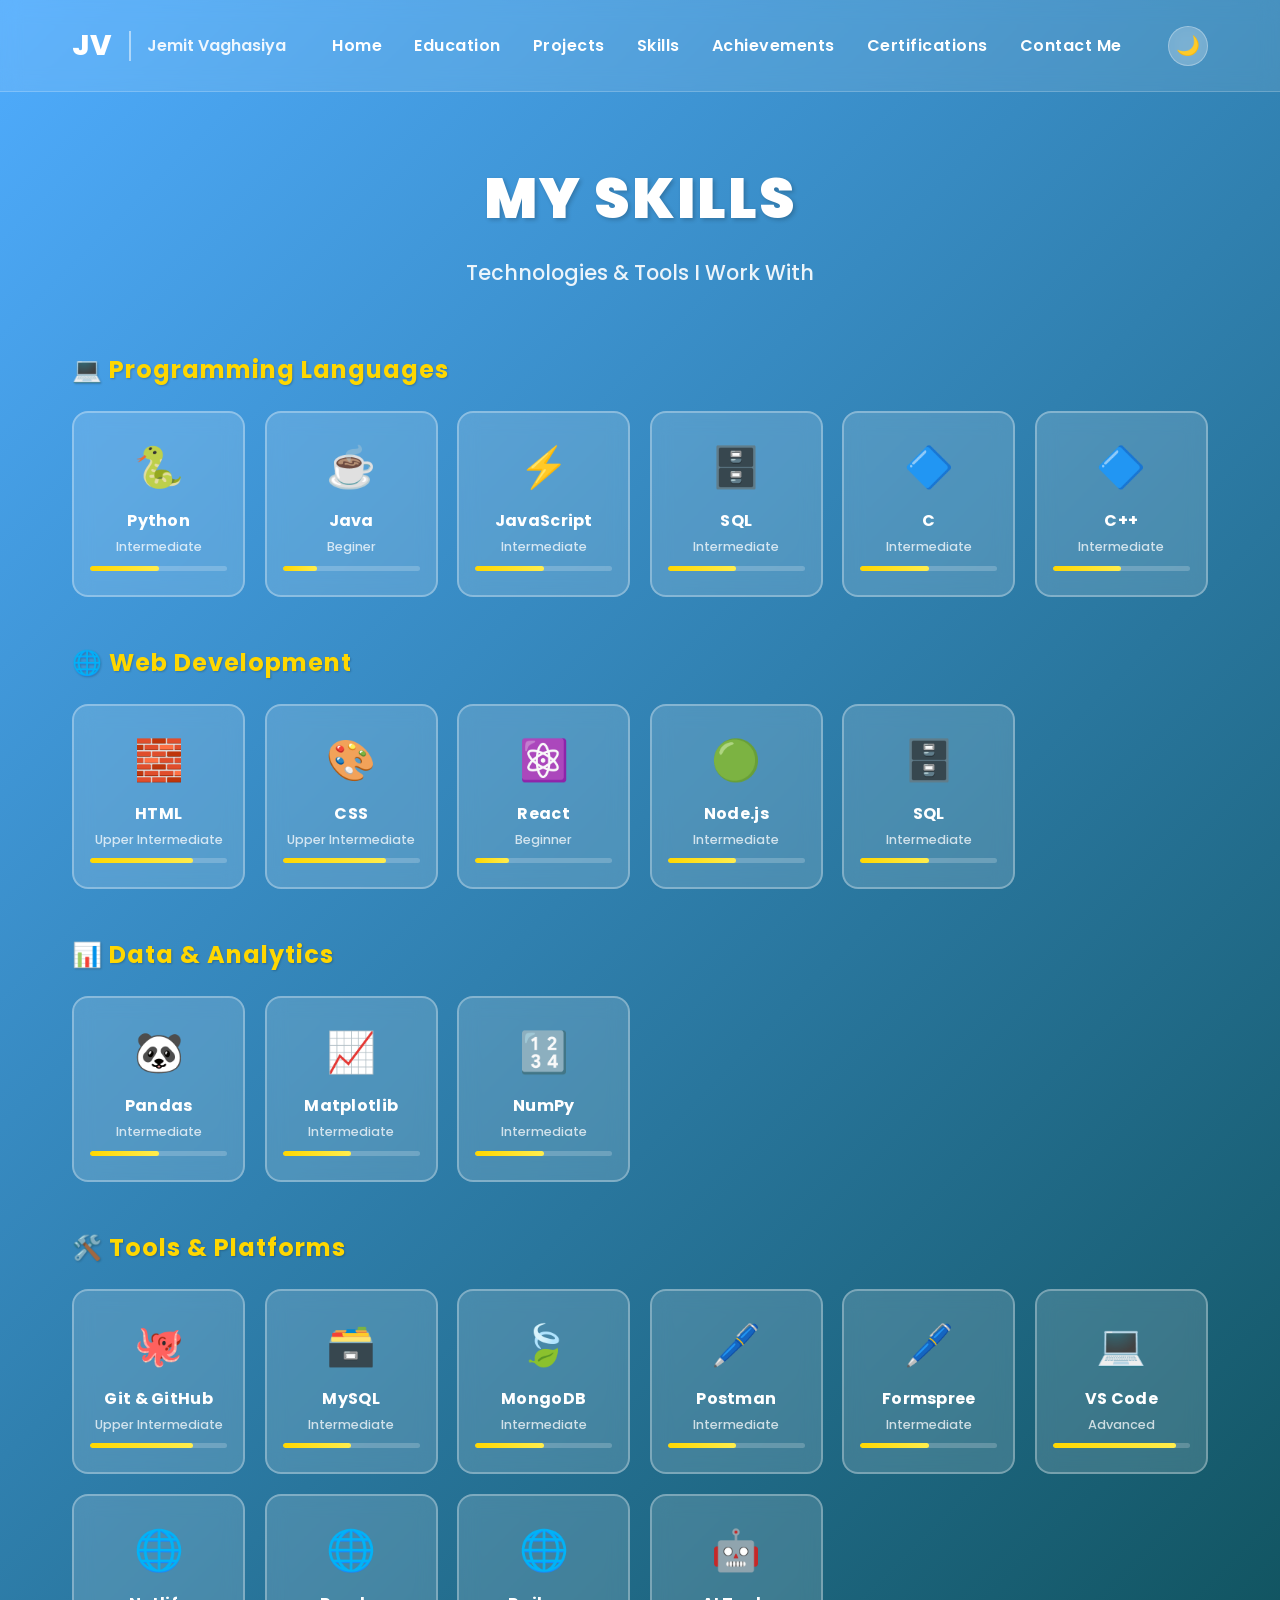
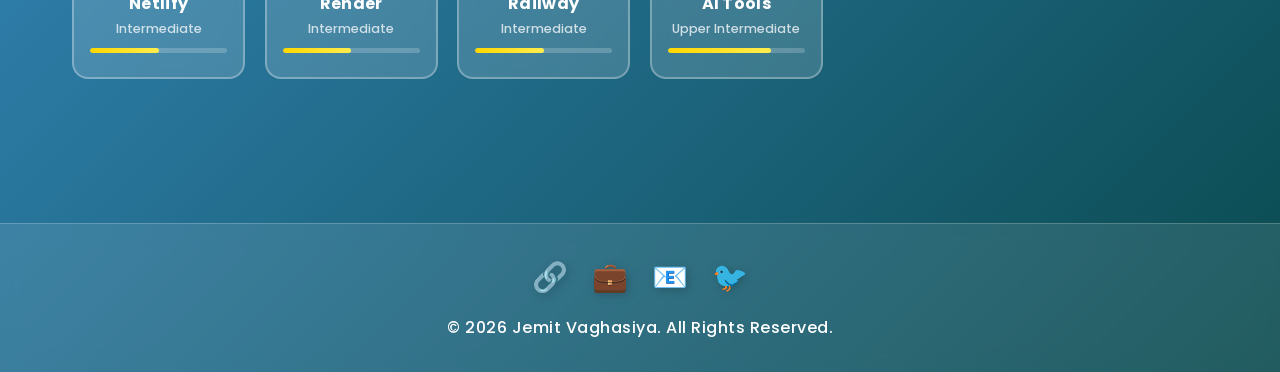
<file: skills.html>
<!DOCTYPE html>
<html lang="en">

<head>
    <!-- Google Analytics -->
    <script async src="https://www.googletagmanager.com/gtag/js?id=G-RSH1RLZC3Y"></script>
    <script>
        window.dataLayer = window.dataLayer || [];
        function gtag() { dataLayer.push(arguments); }
        gtag('js', new Date());
        gtag('config', 'G-RSH1RLZC3Y');
    </script>
    <meta charset="UTF-8">
    <meta name="viewport" content="width=device-width, initial-scale=1.0">
    <link rel="icon" type="image/png" href="logo.png">
    <link rel="preconnect" href="https://fonts.googleapis.com">
    <link rel="preconnect" href="https://fonts.gstatic.com" crossorigin>
    <link href="https://fonts.googleapis.com/css2?family=Poppins:wght@300;400;500;600;700;800;900&family=Inter:wght@400;500;600;700;800;900&display=swap" rel="stylesheet">
    <title>Skills - Jemit Vaghasiya</title>
    <style>
        * { margin: 0; padding: 0; box-sizing: border-box; }

        html, body { overflow-x: hidden; }

        body {
            font-family: 'Poppins', sans-serif;
            background: linear-gradient(135deg, #4facfe 0%, #0a4a4e 100%);
            color: #2c3e50;
            transition: background 0.3s, color 0.3s;
            min-height: 100vh;
        }

        body.dark {
            background: linear-gradient(135deg, #1a1a2e 0%, #16213e 100%);
            color: #eee;
        }

        header {
            background: rgba(255, 255, 255, 0.1);
            backdrop-filter: blur(10px);
            -webkit-backdrop-filter: blur(10px);
            border-bottom: 1px solid rgba(255, 255, 255, 0.2);
            padding: 1.5rem 0;
            position: sticky;
            top: 0;
            z-index: 100;
        }

        body.dark header { background: rgba(22, 33, 62, 0.3); border-bottom: 1px solid rgba(255,255,255,0.1); }
        header.menu-open { background: rgba(255, 255, 255, 0.95); backdrop-filter: none; }
        body.dark header.menu-open { background: rgba(22, 33, 62, 0.95); }

        nav {
            max-width: 1200px;
            margin: 0 auto;
            padding: 0 2rem;
            display: flex;
            justify-content: space-between;
            align-items: center;
        }

        .logo-container { display: flex; align-items: center; gap: 1rem; }
        .logo { font-size: 1.8rem; font-weight: 800; color: white; letter-spacing: 1px; }
        .logo-divider { width: 2px; height: 30px; background: rgba(255,255,255,0.5); }
        .logo-subtitle { font-size: 1rem; font-weight: 600; color: rgba(255,255,255,0.9); }

        header.menu-open .logo, header.menu-open .logo-subtitle { color: #2c3e50; }
        body.dark header.menu-open .logo, body.dark header.menu-open .logo-subtitle { color: #eee; }
        header.menu-open .logo-divider { background: rgba(44,62,80,0.5); }
        body.dark header.menu-open .logo-divider { background: rgba(238,238,238,0.5); }

        .nav-links { display: flex; gap: 2rem; list-style: none; align-items: center; }
        .nav-links a { color: white; text-decoration: none; font-weight: 600; transition: color 0.3s; letter-spacing: 0.5px; }
        .nav-links a:hover { color: #ffd700; }

        .theme-toggle {
            background: rgba(255,255,255,0.2);
            backdrop-filter: blur(10px);
            border: 1px solid rgba(255,255,255,0.3);
            color: white;
            width: 40px; height: 40px;
            border-radius: 50%;
            cursor: pointer;
            font-size: 1.2rem;
            transition: all 0.3s;
        }
        .theme-toggle:hover { background: rgba(255,255,255,0.3); transform: scale(1.1); }

        .menu-toggle {
            display: none;
            flex-direction: column;
            cursor: pointer;
            gap: 4px;
            background: transparent;
            border: none;
            padding: 5px;
        }
        .menu-toggle span { width: 25px; height: 3px; background: white; transition: 0.3s; }
        header.menu-open .menu-toggle span { background: #2c3e50; }
        body.dark header.menu-open .menu-toggle span { background: #eee; }
        .menu-overlay { display: none; }

        /* Main */
        .container {
            max-width: 1200px;
            margin: 0 auto;
            padding: 4rem 2rem;
            min-height: calc(100vh - 200px);
        }

        .page-title {
            font-size: 3.5rem;
            font-weight: 900;
            text-align: center;
            color: white;
            margin-bottom: 1rem;
            letter-spacing: 2px;
            text-shadow: 2px 2px 4px rgba(0,0,0,0.2);
        }

        .page-subtitle {
            font-size: 1.3rem;
            text-align: center;
            color: rgba(255,255,255,0.9);
            margin-bottom: 4rem;
            font-weight: 500;
        }

        /* Skill Category */
        .skill-category {
            margin-bottom: 3rem;
        }

        .category-title {
            font-size: 1.5rem;
            font-weight: 700;
            color: #ffd700;
            margin-bottom: 1.5rem;
            letter-spacing: 1px;
            text-shadow: 1px 1px 2px rgba(0,0,0,0.2);
            display: flex;
            align-items: center;
            gap: 0.7rem;
        }

        .skills-grid {
            display: grid;
            grid-template-columns: repeat(auto-fill, minmax(160px, 1fr));
            gap: 1.2rem;
        }

        .skill-card {
            background: rgba(255,255,255,0.15);
            backdrop-filter: blur(10px);
            -webkit-backdrop-filter: blur(10px);
            border: 2px solid rgba(255,255,255,0.3);
            border-radius: 16px;
            padding: 1.5rem 1rem;
            text-align: center;
            transition: all 0.3s ease;
            cursor: default;
        }

        body.dark .skill-card {
            background: rgba(22,33,62,0.4);
            border: 2px solid rgba(255,255,255,0.2);
        }

        .skill-card:hover {
            transform: translateY(-6px);
            box-shadow: 0 10px 30px rgba(0,0,0,0.25);
            border-color: rgba(255,215,0,0.5);
        }

        .skill-icon { font-size: 2.5rem; margin-bottom: 0.7rem; }

        .skill-name {
            font-size: 1rem;
            font-weight: 700;
            color: white;
            letter-spacing: 0.3px;
        }

        .skill-level {
            font-size: 0.8rem;
            color: rgba(255,255,255,0.75);
            margin-top: 0.3rem;
            font-weight: 500;
        }

        /* Progress bar */
        .skill-bar {
            width: 100%;
            height: 5px;
            background: rgba(255,255,255,0.2);
            border-radius: 10px;
            margin-top: 0.6rem;
            overflow: hidden;
        }

        .skill-bar-fill {
            height: 100%;
            background: linear-gradient(90deg, #ffd700, #ffed4e);
            border-radius: 10px;
            transition: width 1s ease;
        }

        /* Footer */
        footer {
            background: rgba(255,255,255,0.1);
            backdrop-filter: blur(10px);
            -webkit-backdrop-filter: blur(10px);
            border-top: 1px solid rgba(255,255,255,0.2);
            padding: 2rem;
            text-align: center;
            margin-top: 2rem;
        }

        body.dark footer { background: rgba(22,33,62,0.3); border-top: 1px solid rgba(255,255,255,0.1); }

        .social-links { display: flex; justify-content: center; gap: 1.5rem; margin-bottom: 1rem; }
        .social-links a { font-size: 1.8rem; transition: transform 0.3s; text-decoration: none; filter: drop-shadow(2px 2px 4px rgba(0,0,0,0.2)); }
        .social-links a:hover { transform: scale(1.3) rotate(10deg); }
        footer p { color: white; font-weight: 500; letter-spacing: 0.5px; }

        /* Responsive */
        @media (max-width: 768px) {
            .menu-toggle { display: flex; }

            .nav-links {
                position: fixed;
                top: 70px; right: -100%;
                width: 250px;
                height: calc(100vh - 70px);
                background: rgba(255,255,255,0.95);
                backdrop-filter: none;
                flex-direction: column;
                align-items: flex-start;
                padding: 2rem;
                gap: 1.5rem;
                transition: right 0.3s;
                border-left: 1px solid rgba(0,0,0,0.1);
            }

            body.dark .nav-links { background: rgba(22,33,62,0.95); border-left: 1px solid rgba(255,255,255,0.1); }
            .nav-links a { color: #2c3e50; }
            body.dark .nav-links a { color: #eee; }
            .nav-links.active { right: 0; }

            .menu-overlay {
                display: block;
                position: fixed; top: 0; left: 0;
                width: 100%; height: 100%;
                background: rgba(0,0,0,0.5);
                opacity: 0; visibility: hidden;
                transition: all 0.3s;
                z-index: 98;
            }
            .menu-overlay.active { opacity: 1; visibility: visible; }

            .page-title { font-size: 2.5rem; }
            .page-subtitle { font-size: 1.1rem; }
            .skills-grid { grid-template-columns: repeat(auto-fill, minmax(130px, 1fr)); }
            .logo-subtitle, .logo-divider { display: none; }
        }

        @media (max-width: 480px) {
            .page-title { font-size: 2rem; }
            .skills-grid { grid-template-columns: repeat(auto-fill, minmax(110px, 1fr)); }
        }
    </style>
</head>

<body>
    <header id="header">
        <nav>
            <div class="logo-container">
                <div class="logo">JV</div>
                <div class="logo-divider"></div>
                <div class="logo-subtitle">Jemit Vaghasiya</div>
            </div>

            <button class="menu-toggle" id="menuToggle" onclick="toggleMenu()">
                <span></span><span></span><span></span>
            </button>

            <ul class="nav-links" id="navLinks">
                <li><a href="index.html" onclick="closeMenu()">Home</a></li>
                <li><a href="education.html" onclick="closeMenu()">Education</a></li>
                <li><a href="projects.html" onclick="closeMenu()">Projects</a></li>
                <li><a href="skills.html" onclick="closeMenu()">Skills</a></li>
                <li><a href="achievement.html" onclick="closeMenu()">Achievements</a></li>
                <li><a href="certification.html" onclick="closeMenu()">Certifications</a></li>
                <li><a href="contact.html" onclick="closeMenu()">Contact Me</a></li>
            </ul>

            <button class="theme-toggle" onclick="toggleTheme()" id="themeBtn">🌙</button>
        </nav>
    </header>

    <div class="menu-overlay" id="menuOverlay" onclick="closeMenu()"></div>

    <main>
        <div class="container">
            <h1 class="page-title">MY SKILLS</h1>
            <p class="page-subtitle">Technologies & Tools I Work With</p>

            <!-- Programming Languages -->
            <div class="skill-category">
                <div class="category-title">💻 Programming Languages</div>
                <div class="skills-grid">
                    <div class="skill-card">
                        <div class="skill-icon">🐍</div>
                        <div class="skill-name">Python</div>
                        <div class="skill-level">Intermediate</div>
                        <div class="skill-bar"><div class="skill-bar-fill" style="width:50%"></div></div>
                    </div>
                    <div class="skill-card">
                        <div class="skill-icon">☕</div>
                        <div class="skill-name">Java</div>
                        <div class="skill-level">Beginer</div>
                        <div class="skill-bar"><div class="skill-bar-fill" style="width:25%"></div></div>
                    </div>
                    <div class="skill-card">
                        <div class="skill-icon">⚡</div>
                        <div class="skill-name">JavaScript</div>
                        <div class="skill-level">Intermediate</div>
                        <div class="skill-bar"><div class="skill-bar-fill" style="width:50%"></div></div>
                    </div>
                    <div class="skill-card">
                        <div class="skill-icon">🗄️</div>
                        <div class="skill-name">SQL</div>
                        <div class="skill-level">Intermediate</div>
                        <div class="skill-bar"><div class="skill-bar-fill" style="width:50%"></div></div>
                    </div>

                    <div class="skill-card">
                        <div class="skill-icon">🔷</div>
                        <div class="skill-name">C</div>
                        <div class="skill-level">Intermediate</div>
                        <div class="skill-bar"><div class="skill-bar-fill" style="width:50%"></div></div>
                    </div>

                    <div class="skill-card">
                        <div class="skill-icon">🔷</div>
                        <div class="skill-name">C++</div>
                        <div class="skill-level">Intermediate</div>
                        <div class="skill-bar"><div class="skill-bar-fill" style="width:50%"></div></div>
                    </div>

                </div>
            </div>

             
            <!-- Web Development -->
            <div class="skill-category">
                <div class="category-title">🌐 Web Development</div>
                <div class="skills-grid">
                    <div class="skill-card">
                        <div class="skill-icon">🧱</div>
                        <div class="skill-name">HTML</div>
                        <div class="skill-level">Upper Intermediate</div>
                        <div class="skill-bar"><div class="skill-bar-fill" style="width:75%"></div></div>
                    </div>
                    <div class="skill-card">
                        <div class="skill-icon">🎨</div>
                        <div class="skill-name">CSS</div>
                        <div class="skill-level">Upper Intermediate</div>
                        <div class="skill-bar"><div class="skill-bar-fill" style="width:75%"></div></div>
                    </div>
                    <div class="skill-card">
                        <div class="skill-icon">⚛️</div>
                        <div class="skill-name">React</div>
                        <div class="skill-level">Beginner</div>
                        <div class="skill-bar"><div class="skill-bar-fill" style="width:25%"></div></div>
                    </div>
                    <div class="skill-card">
                        <div class="skill-icon">🟢</div>
                        <div class="skill-name">Node.js</div>
                        <div class="skill-level">Intermediate</div>
                        <div class="skill-bar"><div class="skill-bar-fill" style="width:50%"></div></div>
                    </div>
                    <div class="skill-card">
                        <div class="skill-icon">🗄️</div>
                        <div class="skill-name">SQL</div>
                        <div class="skill-level">Intermediate</div>
                        <div class="skill-bar"><div class="skill-bar-fill" style="width:50%"></div></div>
                    </div>
                </div>
            </div>

            <!-- Data & Analytics -->
            <div class="skill-category">
                <div class="category-title">📊 Data & Analytics</div>
                <div class="skills-grid">
                    <div class="skill-card">
                        <div class="skill-icon">🐼</div>
                        <div class="skill-name">Pandas</div>
                        <div class="skill-level">Intermediate</div>
                        <div class="skill-bar"><div class="skill-bar-fill" style="width:50%"></div></div>
                    </div>
                    <div class="skill-card">
                        <div class="skill-icon">📈</div>
                        <div class="skill-name">Matplotlib</div>
                        <div class="skill-level">Intermediate</div>
                        <div class="skill-bar"><div class="skill-bar-fill" style="width:50%"></div></div>
                    </div>
                    <div class="skill-card">
                        <div class="skill-icon">🔢</div>
                        <div class="skill-name">NumPy</div>
                        <div class="skill-level">Intermediate</div>
                        <div class="skill-bar"><div class="skill-bar-fill" style="width:50%"></div></div>
                    </div>
                </div>
            </div>

            <!-- Tools & Platforms -->
            <div class="skill-category">
                <div class="category-title">🛠️ Tools & Platforms</div>
                <div class="skills-grid">
                    <div class="skill-card">
                        <div class="skill-icon">🐙</div>
                        <div class="skill-name">Git & GitHub</div>
                        <div class="skill-level">Upper Intermediate</div>
                        <div class="skill-bar"><div class="skill-bar-fill" style="width:75%"></div></div>
                    </div>
                    <div class="skill-card">
                        <div class="skill-icon">🗃️</div>
                        <div class="skill-name">MySQL</div>
                        <div class="skill-level">Intermediate</div>
                        <div class="skill-bar"><div class="skill-bar-fill" style="width:50%"></div></div>
                    </div>
                    <div class="skill-card">
                        <div class="skill-icon">🍃</div>
                        <div class="skill-name">MongoDB</div>
                        <div class="skill-level">Intermediate</div>
                        <div class="skill-bar"><div class="skill-bar-fill" style="width:50%"></div></div>
                    </div>
                     <div class="skill-card">
                        <div class="skill-icon">🖊️</div>
                        <div class="skill-name">Postman</div>
                        <div class="skill-level">Intermediate</div>
                        <div class="skill-bar"><div class="skill-bar-fill" style="width:50%"></div></div>
                    </div>
                     <div class="skill-card">
                        <div class="skill-icon">🖊️</div>
                        <div class="skill-name">Formspree</div>
                        <div class="skill-level">Intermediate</div>
                        <div class="skill-bar"><div class="skill-bar-fill" style="width:50%"></div></div>
                    </div>
                    <div class="skill-card">
                        <div class="skill-icon">💻</div>
                        <div class="skill-name">VS Code</div>
                        <div class="skill-level">Advanced</div>
                        <div class="skill-bar"><div class="skill-bar-fill" style="width:90%"></div></div>
                    </div>

                    <div class="skill-card">
                        <div class="skill-icon">🌐</div>
                        <div class="skill-name">Netlify</div>
                        <div class="skill-level">Intermediate</div>
                        <div class="skill-bar"><div class="skill-bar-fill" style="width:50%"></div></div>
                    </div>
                    <div class="skill-card">
                        <div class="skill-icon">🌐</div>
                        <div class="skill-name">Render</div>
                        <div class="skill-level">Intermediate</div>
                        <div class="skill-bar"><div class="skill-bar-fill" style="width:50%"></div></div>
                    </div>
                     <div class="skill-card">
                        <div class="skill-icon">🌐</div>
                        <div class="skill-name">Railway</div>
                        <div class="skill-level">Intermediate</div>
                        <div class="skill-bar"><div class="skill-bar-fill" style="width:50%"></div></div>
                    </div>
                    <div class="skill-card">
                        <div class="skill-icon">🤖</div>
                        <div class="skill-name">AI Tools</div>
                        <div class="skill-level">Upper Intermediate</div>
                        <div class="skill-bar"><div class="skill-bar-fill" style="width:75%"></div></div>
                    </div>
                </div>
            </div>

        </div>
    </main>

    <footer>
        <div class="social-links">
            <a href="https://github.com/Vaghasiya-Jemit-kanaiyalal" target="_blank" title="GitHub">🔗</a>
            <a href="https://www.linkedin.com/in/jemitvaghasiya/" target="_blank" title="LinkedIn">💼</a>
            <a href="mailto:jemitvaghasiya07@gmail.com" title="Email">📧</a>
            <a href="https://x.com/Jemit_Vaghasiya?t=oEFa4aZnasNAfRZT4tLyRQ&s=09" target="_blank" title="Twitter">🐦</a>
        </div>
        <p>&copy; 2026 Jemit Vaghasiya. All Rights Reserved.</p>
    </footer>

    <script>
        (function () {
            const savedTheme = localStorage.getItem('theme') || 'light';
            if (savedTheme === 'dark') document.body.classList.add('dark');
        })();

        function toggleTheme() {
            document.body.classList.toggle('dark');
            const isDark = document.body.classList.contains('dark');
            document.getElementById('themeBtn').textContent = isDark ? '☀️' : '🌙';
            localStorage.setItem('theme', isDark ? 'dark' : 'light');
        }

        window.addEventListener('DOMContentLoaded', () => {
            const savedTheme = localStorage.getItem('theme') || 'light';
            document.getElementById('themeBtn').textContent = savedTheme === 'dark' ? '☀️' : '🌙';
        });

        function toggleMenu() {
            document.getElementById('navLinks').classList.toggle('active');
            document.getElementById('menuToggle').classList.toggle('active');
            document.getElementById('menuOverlay').classList.toggle('active');
            document.getElementById('header').classList.toggle('menu-open');
        }

        function closeMenu() {
            document.getElementById('navLinks').classList.remove('active');
            document.getElementById('menuToggle').classList.remove('active');
            document.getElementById('menuOverlay').classList.remove('active');
            document.getElementById('header').classList.remove('menu-open');
        }

        document.addEventListener('click', function (e) {
            if (!document.getElementById('navLinks').contains(e.target) &&
                !document.getElementById('menuToggle').contains(e.target)) closeMenu();
        });
    </script>
</body>

</html>
</file>
